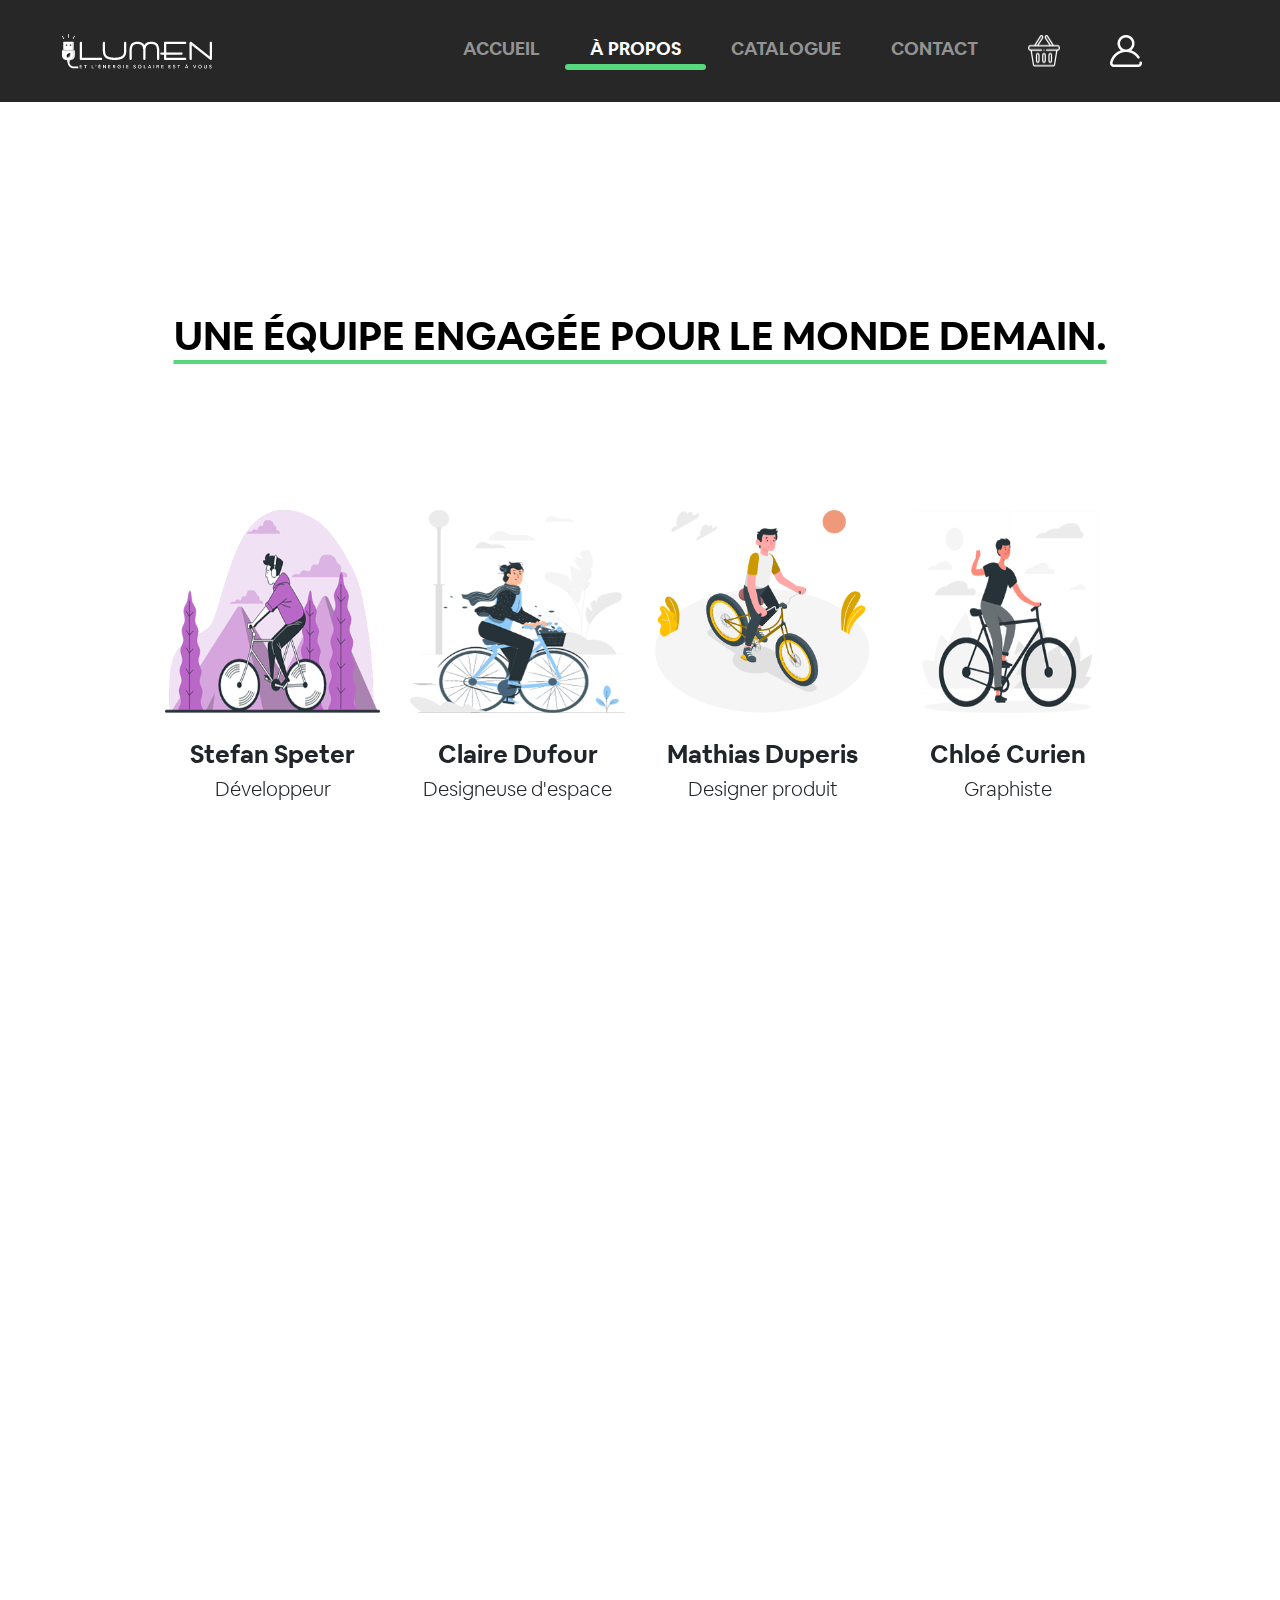
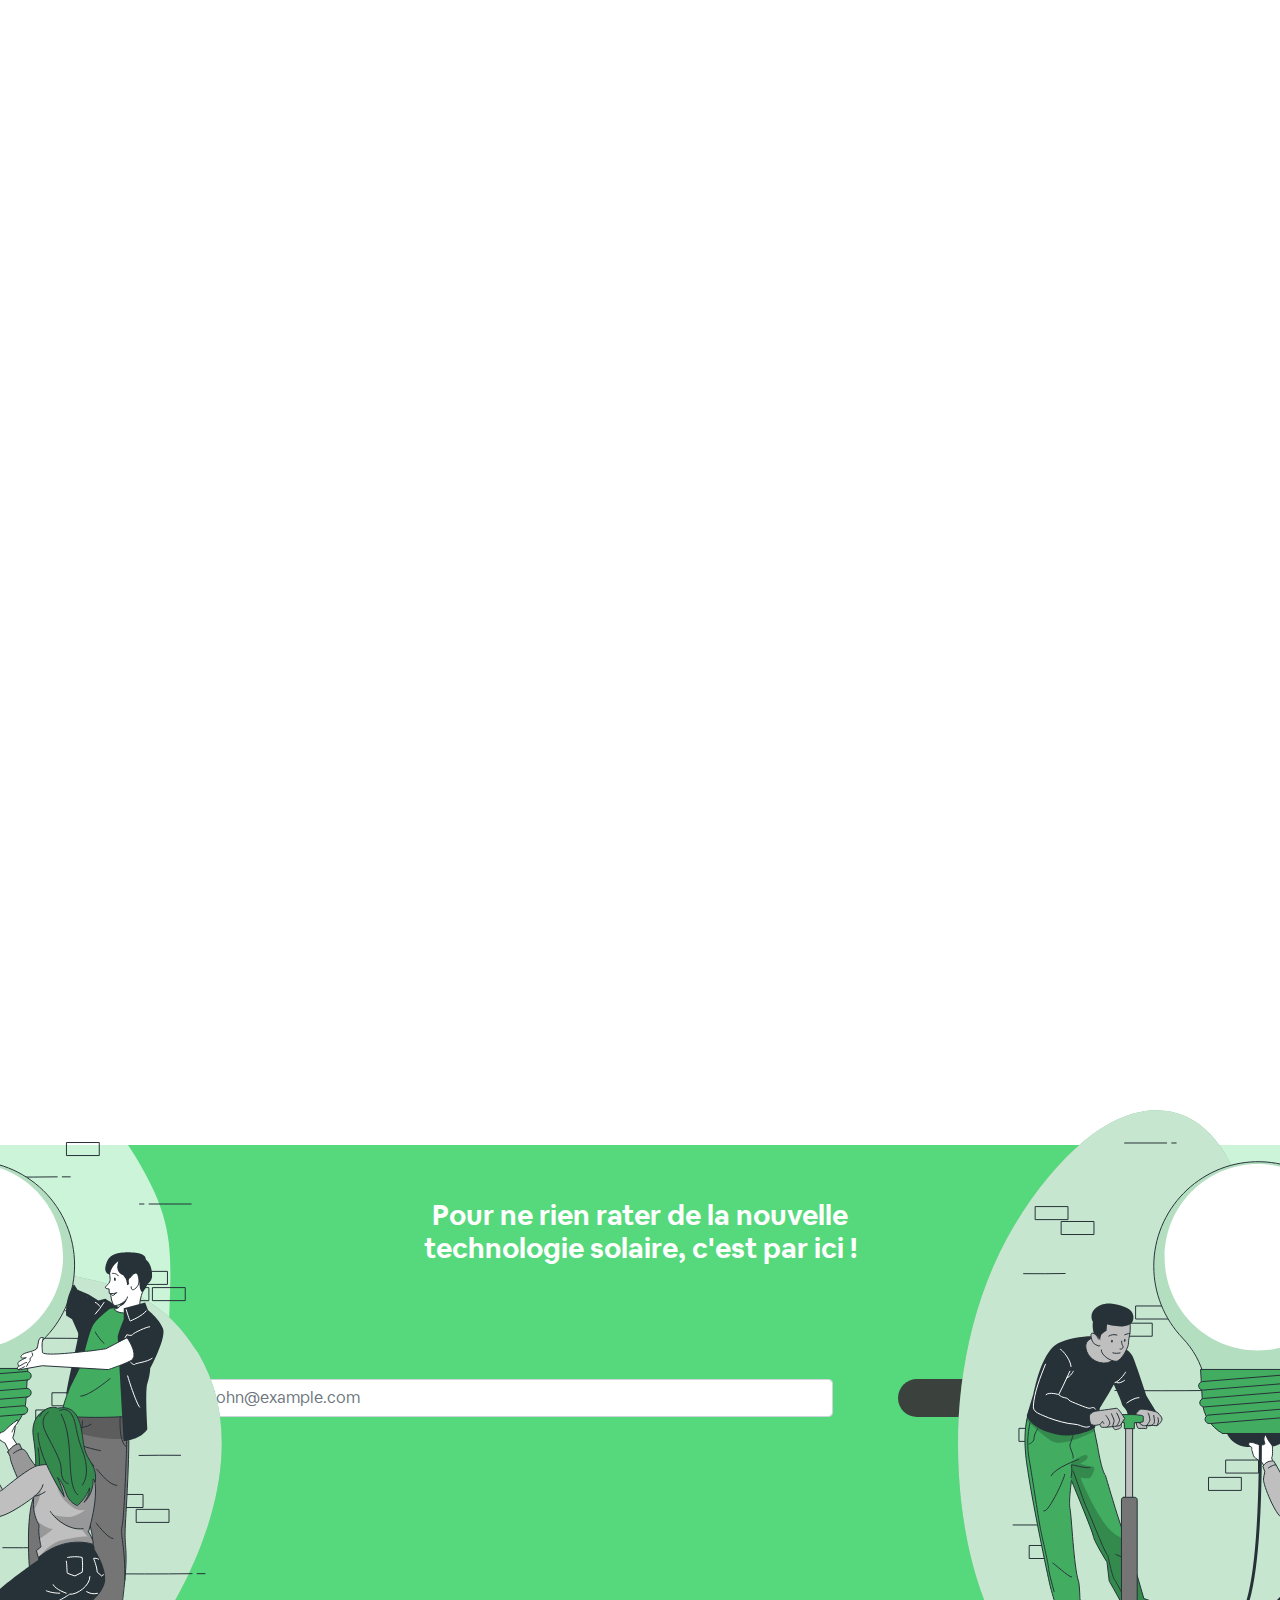
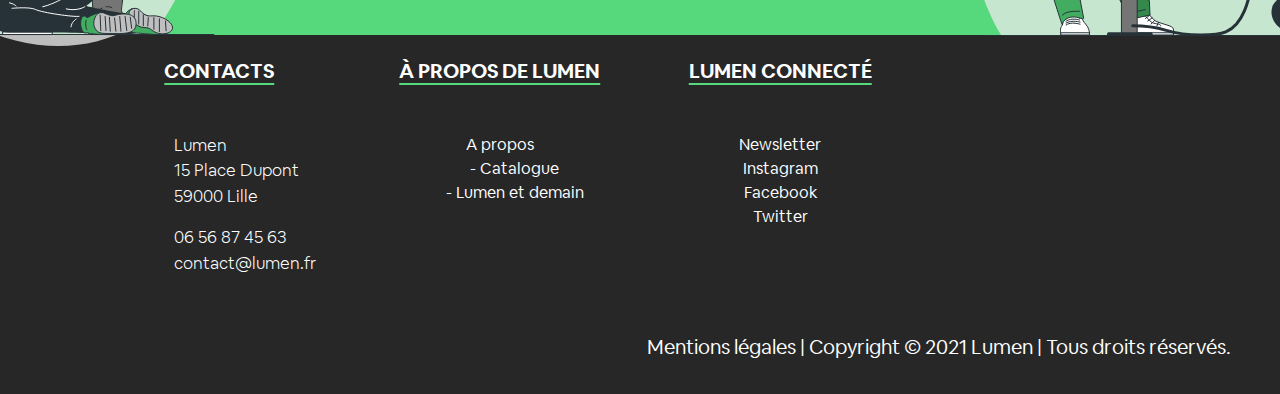
<file: about.html>
<!doctype html>
<html lang="fr">

<head>
    <!-- Required meta tags -->
    <meta charset="utf-8">
    <meta name="viewport" content="width=device-width, initial-scale=1, shrink-to-fit=no">

    <!-- Bootstrap CSS -->
    <link rel="stylesheet" href="https://stackpath.bootstrapcdn.com/bootstrap/4.3.1/css/bootstrap.min.css"
        integrity="sha384-ggOyR0iXCbMQv3Xipma34MD+dH/1fQ784/j6cY/iJTQUOhcWr7x9JvoRxT2MZw1T" crossorigin="anonymous">
    <link rel="stylesheet" href="./style/import.css">
    <link href="https://unpkg.com/aos@2.3.1/dist/aos.css" rel="stylesheet">

    <title>Lumen</title>
</head>

<body class="about">
    <nav data-aos="fade-up" data-aos-duration="800" data-aos-anchor-placement="center-bottom" class="navbar navbar-expand-lg navbar-dark">
        <div class="d-flex flex-grow-1">
            <a class="navbar-brand" href="#">
                <img src="./image/logo-blanc.png">
            </a>
            <div class="w-100 text-right">
                <button class="navbar-toggler" type="button" data-toggle="collapse" data-target="#myNavbar7">
                    <span class="navbar-toggler-icon"></span>
                </button>
            </div>
        </div>
        <div class="collapse navbar-collapse flex-grow-1 text-right" id="myNavbar7">
            <ul class="navbar-nav ml-auto flex-nowrap">
                <li class="nav-item">
                    <a href="./index.html" class="nav-link">Accueil</a>
                </li>
                <li class="nav-item active">
                    <a href="./about.html" class="nav-link">à propos</a>
                </li>
                <li class="nav-item">
                    <a href="./catalogue.html" class="nav-link">Catalogue</a>
                </li>
                <li class="nav-item">
                    <a href="./contact.html" class="nav-link">Contact</a>
                </li>
                <li class="nav-item">
                    <a href="./cart.html" class="nav-link"><img src="./image/shopping-basket.png"></a>
                </li>
                <li class="nav-item">
                    <a href="./user.html" class="nav-link"><img src="./image/user.png"></a>
                </li>
            </ul>
        </div>
    </nav>

    <div class="wrapper-team" data-aos="fade-up" data-aos-duration="1000" data-aos-anchor-placement="center-bottom">
        <h1>Une équipe engagée pour le monde demain.</h1>
        <div class="container-fluid">
            <div class="row">
                <div class="col-md-3">
                    <img class="img-fluid" src="./image/Stefan.png" alt="" id="stefan">
                    <p class="name">Stefan Speter</p>
                    <p class="fonction">Développeur</p>
                </div>
                <div class="col-md-3 text-center">
                    <img class="img-fluid" src="./image/claire.png" alt="">
                    <p class="name">Claire Dufour</p>
                    <p class="fonction">Designeuse d'espace</p>

                </div>
                <div class="col-md-3">
                    <img class="img-fluid" src="./image/mathias.png" alt="" id="mathias">
                    <p class="name">Mathias Duperis</p>
                    <p class="fonction">Designer produit</p>
                </div>
                <div class="col-md-3">
                    <img class="img-fluid" src="./image/graphiste.png" alt="" id="graphiste">
                    <p class="name">Chloé Curien</p>
                    <p class="fonction">Graphiste</p>
                </div>
            </div>
        </div>
    </div>

    <div class="wrapper-histoire">
        <h2 data-aos="fade-down" data-aos-duration="1000" data-aos-anchor-placement="center-bottom">L'histoire d'une entreprise qui veut changer la façon de consommer l'énergie.</h2>
        <div class="container">
            <div class="row">
                <div class="col-md-6">
                    <p  data-aos="fade-right" data-aos-duration="1000" data-aos-anchor-placement="center-bottom">
                        <span class="bold">Lumen</span> est une des milliers d’autres solutions pour préserver la
                        planète. Nous rendrons votre
                        environnement utile, <span class="bold">sain</span> et <span class="bold">responsable</span>.
                        Faire de votre habitat la ressource essentielle à
                        votre consommation d’énergie, c’est permettre aux énergies qui s’épuisent de les laisser de côté
                        pour ne pas qu’elles <span class="bold">disparaissent</span>.
                        Vous économiserez tandis que nous vous permettrons de vous allier à la cause écologique de notre
                        environnement.

                        En faisant de votre maison l’énergie de demain, nous permettrons également de <span
                            class="bold">réduire la pollution d’énergie.</span>

                    </p>
                    <img data-aos="fade-right" data-aos-duration="1000" data-aos-anchor-placement="center-bottom" class="img-fluid" src="./image/World-bro.png" alt="" id="world">
                    <h4 data-aos="fade-right" data-aos-duration="1000" data-aos-anchor-placement="center-bottom" class="title-histoire">
                        Nos valeurs
                    </h4>
                    <p data-aos="fade-right" data-aos-duration="1000" data-aos-anchor-placement="center-bottom">
                        La pollution, l’inflation des prix, le réchauffement climatique et l’épuisement des ressources
                        naturelles sont au cœur des inquiétudes. les citoyens concernés par un avenir plus sain, plus
                        écologique et moins coûteux ne trouveront que des avantages à ce que le l’on leur tende la main
                        pour se soucier de demain avec eux.
                    </p>
                </div>
                <div class="col-md-6">
                    <p data-aos="fade-left" data-aos-duration="1000" data-aos-anchor-placement="center-bottom">
                        Lumen est une des clés pour la planète responsable et écologique de demain. il suffit de faire
                        un pas pour que les autres s’enchaînent, jusqu’à ce que ceux-ci contribuent à un <span
                            class="bold">réel impact positif</span>
                        pour notre environnement.
                    </p>
                    <img class="img-fluid" data-aos="fade-left" data-aos-duration="1000" data-aos-anchor-placement="center-bottom" src="./image/Forest-bro.png" alt="" id="forest">
                    <h4 class="title-foret" data-aos="fade-left" data-aos-duration="1000" data-aos-anchor-placement="center-bottom">
                        Nos missions
                    </h4>
                    <p data-aos="fade-left" data-aos-duration="1000" data-aos-anchor-placement="center-bottom">
                        Nous avons à cœur de concevoir des produits éco-responsables accessibles à tous, peu importe le
                        cadre de vie. Nous avons pour mission d'accompagner chacun dans sa démarche vers une
                        consommation plus verte, grâce à des produits utiles, faciles d'utilisation, mais aussi
                        esthétiques.
                    </p>
                </div>
            </div>
        </div>
    </div>

    <div class="newsletter-wrapper">
        <div class="wrapper-h3">
            <h3>Pour ne rien rater de la nouvelle technologie solaire, c'est par ici !</h3>
        </div>
        <div class="flex-form">
            <form class="form-inline">
                <div class="form-group mx-sm-3 mb-2">
                    <label for="email" class="sr-only">Email</label>
                    <input type="email" class="form-control" id="email" placeholder="alfonsejohn@example.com">
                </div>
                <button type="submit" class="btn mb-2">Souscrire</button>
            </form>
        </div>
        <img id="team-left" src="./image/Creative-team-bro-left.png">
        <img id="team-right" src="./image/Creative-team-bro.png">
    </div>
    <!-- Footer -->
    <footer class="text-center text-lg-start">
        <!-- Grid container -->
        <div class="container p-4">
            <!--Grid row-->
            <div class="row">
                <!--Grid column-->
                <div class="col-lg-3 col-md-6 mb-4 mb-md-0">
                    <h5 class="text-uppercase">CONTACTS</h5>
                    <p class="contact-text"> Lumen <br>
                        15 Place Dupont <br>
                        59000 Lille
                    </p>
                    <p class="contact-text">
                        06 56 87 45 63 <br>
                        contact@lumen.fr
                    </p>
                </div>
                <!--Grid column-->
                <div class="col-lg-3 col-md-6 mb-4 mb-md-0">
                    <h5 class="text-uppercase">à propos de lumen</h5>

                    <ul class="list-unstyled mb-0">
                        <li>
                            A propos
                        </li>
                        <ul class="list-unstyled mb-0 about-list">
                            <li>- Catalogue</li>
                            <li>- Lumen et demain</li>
                        </ul>
                    </ul>
                </div>
                <!--Grid column-->

                <!--Grid column-->
                <div class="col-lg-3 col-md-6 mb-4 mb-md-0">
                    <h5 class="text-uppercase">Lumen Connecté</h5>

                    <ul class="list-unstyled">
                        <li>
                            <a href="#!">Newsletter</a>
                        </li>
                        <li>
                            <a href="#!">Instagram</a>
                        </li>
                        <li>
                            <a href="#!">Facebook</a>
                        </li>
                        <li>
                            <a href="#!">Twitter</a>
                        </li>
                    </ul>
                </div>
                <!--Grid column-->
            </div>
            <!--Grid row-->
        </div>
        <!-- Grid container -->

        <!-- Copyright -->
        <div class="text-right p-3">
            <p>Mentions légales | Copyright © 2021 Lumen | Tous droits réservés.</p>
        </div>
        <!-- Copyright -->
    </footer>
    <!-- Footer -->
    <script src="https://code.jquery.com/jquery-3.3.1.slim.min.js"
        integrity="sha384-q8i/X+965DzO0rT7abK41JStQIAqVgRVzpbzo5smXKp4YfRvH+8abtTE1Pi6jizo"
        crossorigin="anonymous"></script>
    <script src="https://cdnjs.cloudflare.com/ajax/libs/popper.js/1.14.7/umd/popper.min.js"
        integrity="sha384-UO2eT0CpHqdSJQ6hJty5KVphtPhzWj9WO1clHTMGa3JDZwrnQq4sF86dIHNDz0W1"
        crossorigin="anonymous"></script>
    <script src="https://stackpath.bootstrapcdn.com/bootstrap/4.3.1/js/bootstrap.min.js"
        integrity="sha384-JjSmVgyd0p3pXB1rRibZUAYoIIy6OrQ6VrjIEaFf/nJGzIxFDsf4x0xIM+B07jRM"
        crossorigin="anonymous"></script>
        <script src="https://unpkg.com/aos@2.3.1/dist/aos.js"></script>
        <script src="./js/aos.js"></script>
</body>
</file>
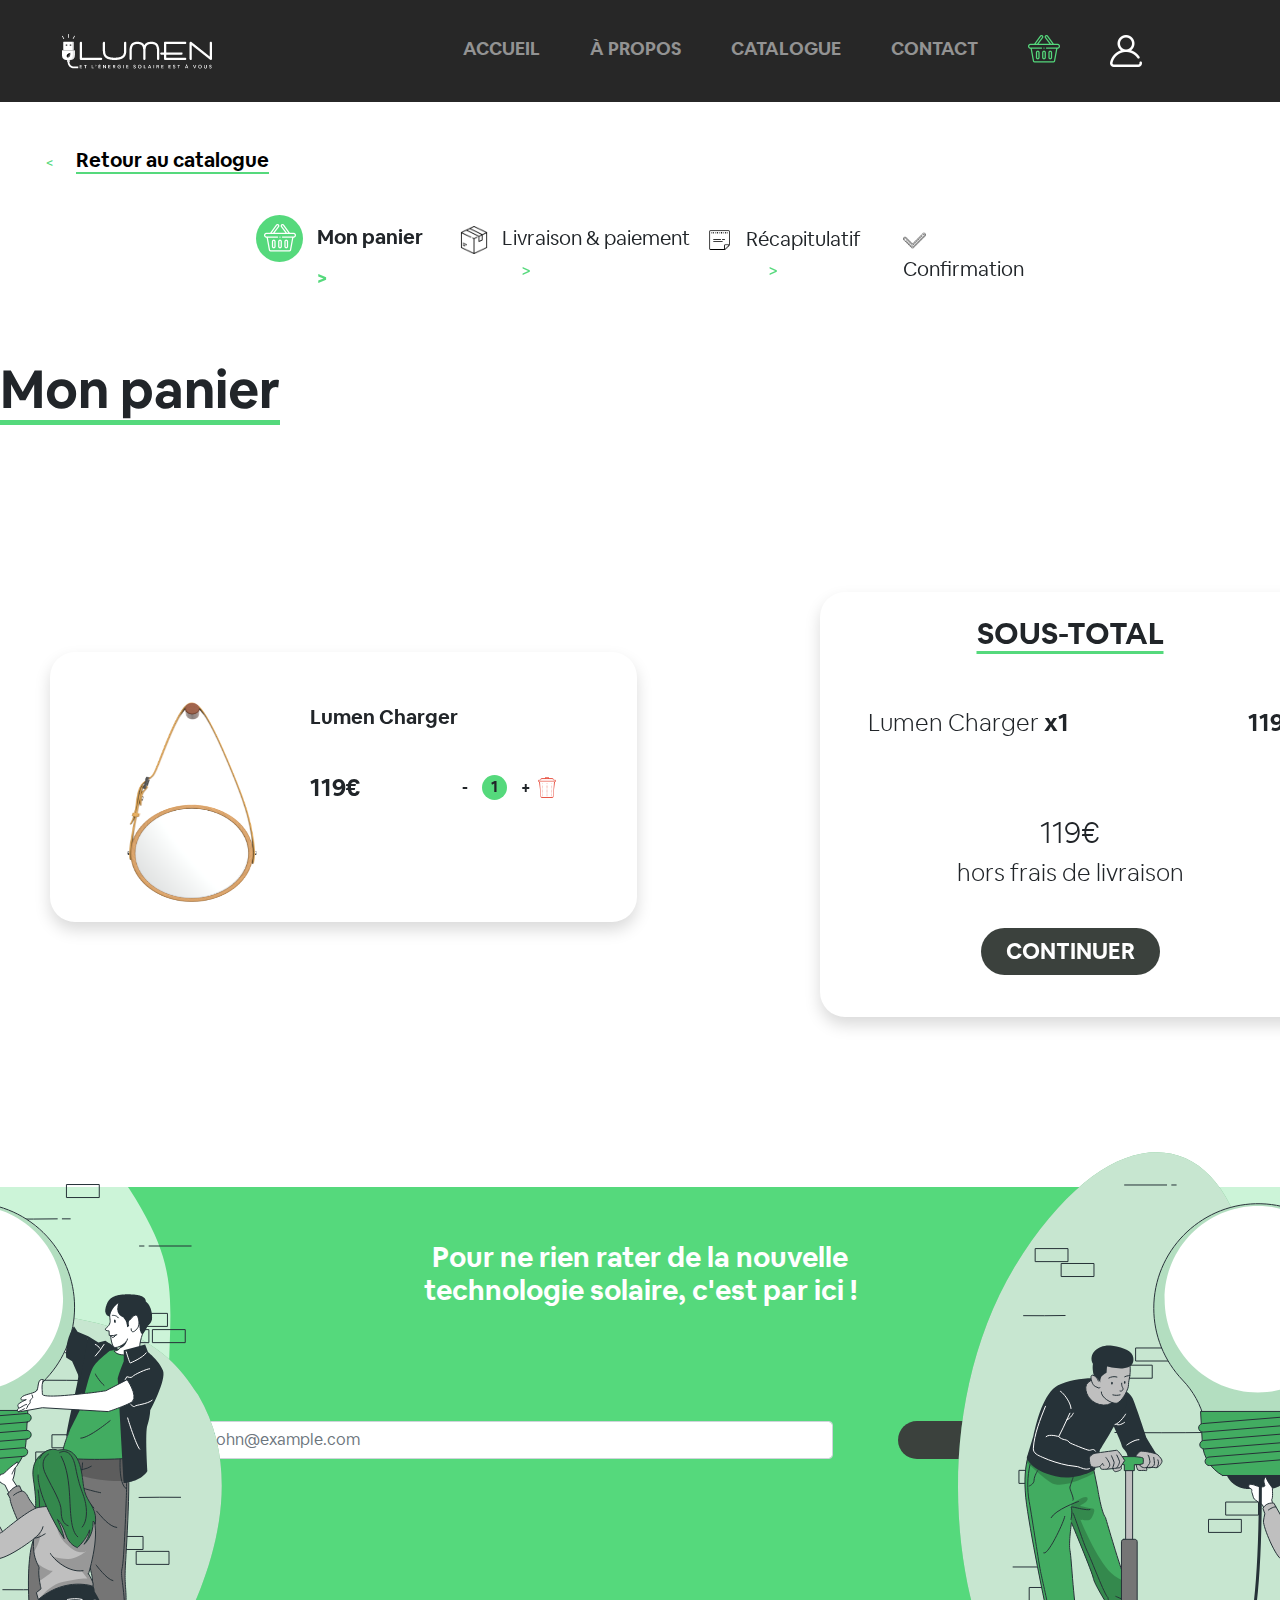
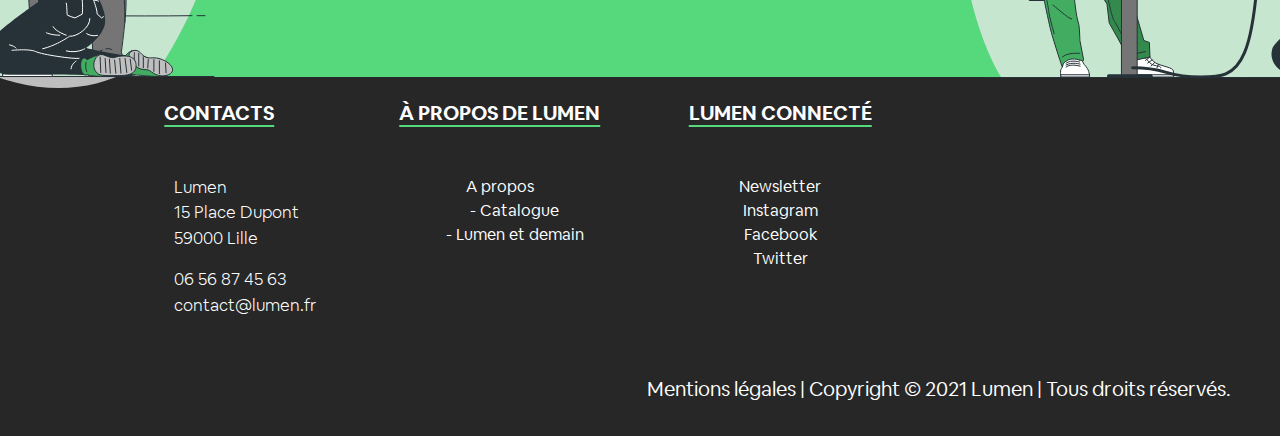
<file: cart.html>
<!doctype html>
<html lang="fr">

<head>
    <!-- Required meta tags -->
    <meta charset="utf-8">
    <meta name="viewport" content="width=device-width, initial-scale=1, shrink-to-fit=no">

    <!-- Bootstrap CSS -->
    <link rel="stylesheet" href="https://stackpath.bootstrapcdn.com/bootstrap/4.3.1/css/bootstrap.min.css"
        integrity="sha384-ggOyR0iXCbMQv3Xipma34MD+dH/1fQ784/j6cY/iJTQUOhcWr7x9JvoRxT2MZw1T" crossorigin="anonymous">
    <link rel="stylesheet" type="text/css" href="./style/slick-theme.css" />
    <link rel="stylesheet" type="text/css" href="./style/slick.css" />
    <link href="https://unpkg.com/aos@2.3.1/dist/aos.css" rel="stylesheet">


    <link rel="stylesheet" href="./style/import.css">

    <title>Lumen</title>
</head>

<body class="cart">
    <nav data-aos="fade-up" data-aos-duration="800" class="navbar navbar-expand-lg navbar-dark">
        <div class="d-flex flex-grow-1">
            <a class="navbar-brand" href="#">
                <img src="./image/logo-blanc.png">
            </a>
            <div class="w-100 text-right">
                <button class="navbar-toggler" type="button" data-toggle="collapse" data-target="#myNavbar7">
                    <span class="navbar-toggler-icon"></span>
                </button>
            </div>
        </div>
        <div class="collapse navbar-collapse flex-grow-1 text-right" id="myNavbar7">
            <ul class="navbar-nav ml-auto flex-nowrap">
                <li class="nav-item">
                    <a href="./index.html" class="nav-link">Accueil</a>
                </li>
                <li class="nav-item">
                    <a href="./about.html" class="nav-link">à propos</a>
                </li>
                <li class="nav-item">
                    <a href="./catalogue.html" class="nav-link">Catalogue</a>
                </li>
                <li class="nav-item">
                    <a href="./contact.html" class="nav-link">Contact</a>
                </li>
                <li class="nav-item">
                    <a href="./cart.html" class="nav-link"><img src="./image/cart-vert.png"></a>
                </li>
                <li class="nav-item">
                    <a href="./user.html" class="nav-link"><img src="./image/user.png"></a>
                </li>
            </ul>
        </div>
    </nav>
    <div class="wrapper-retour">
        <span class="green">
            < </span> <a href="./catalogue.html">Retour au catalogue</a>
    </div>

    <div data-aos="fade-up" data-aos-duration="800" class="wrapper-etapes">
        <div class="firstStep"><img src="./image/panier-etape.png"> Mon panier <span class="arrow-right">></span></div>
        <div><img src="./image/box.png"> Livraison & paiement <span class="arrow-right">></span></div>
        <div><img src="./image/recap.png"> Récapitulatif <span class="arrow-right">></span></div>
        <div><img src="./image/confirm.png"> Confirmation</div>
    </div>

    <div class="wrapper-details">
        <div class="wrapper-h1">
            <h1 data-aos="flip-down" data-aos-duration="800">Mon panier</h1>
        </div>
        <div class="wrapper">
            <div class="inner-details shadow" data-aos="flip-right" data-aos-duration="800">
                <div class="item">
                    <img id="solar" src="./image/left-item.png">
                    <div class="content">
                        <p class="name">Lumen Charger</p>
                        <div class="inner-content">
                            <p class="price">119€</p>
                            <p class="quantite">- <span class="number">1</span> + <img src="./image/trash.png"></p>
                        </div>
                    </div>
                </div>
            </div>
            <div class="sous-total shadow" data-aos="flip-left" data-aos-duration="800">
                <h3>Sous-total</h3>
                <div class="item-bought">
                    <p>Lumen Charger <span class="bold">x1</span></p>
                    <p class="price">119€</p>
                </div>
                <div class="total">
                    <p class="price-total">119€</p>
                    <p class="note">hors frais de livraison</p>
                    <a class="btn" href="./paiement.html">Continuer</a>
                </div>
            </div>
        </div>

    </div>

    <div class="newsletter-wrapper">
        <div class="wrapper-h3">
            <h3>Pour ne rien rater de la nouvelle technologie solaire, c'est par ici !</h3>
        </div>
        <div class="flex-form">
            <form class="form-inline">
                <div class="form-group mx-sm-3 mb-2">
                    <label for="email" class="sr-only">Email</label>
                    <input type="email" class="form-control" id="email" placeholder="alfonsejohn@example.com">
                </div>
                <button type="submit" class="btn mb-2">Souscrire</button>
            </form>
        </div>
        <img id="team-left" src="./image/Creative-team-bro-left.png">
        <img id="team-right" src="./image/Creative-team-bro.png">
    </div>
    <!-- Footer -->
    <footer class="text-center text-lg-start">
        <!-- Grid container -->
        <div class="container p-4">
            <!--Grid row-->
            <div class="row">
                <!--Grid column-->
                <div class="col-lg-3 col-md-6 mb-4 mb-md-0">
                    <h5 class="text-uppercase">CONTACTS</h5>
                    <p class="contact-text"> Lumen <br>
                        15 Place Dupont <br>
                        59000 Lille
                    </p>
                    <p class="contact-text">
                        06 56 87 45 63 <br>
                        contact@lumen.fr
                    </p>
                </div>
                <!--Grid column-->
                <div class="col-lg-3 col-md-6 mb-4 mb-md-0">
                    <h5 class="text-uppercase">à propos de lumen</h5>

                    <ul class="list-unstyled mb-0">
                        <li>
                            A propos
                        </li>
                        <ul class="list-unstyled mb-0 about-list">
                            <li>- Catalogue</li>
                            <li>- Lumen et demain</li>
                        </ul>
                    </ul>
                </div>
                <!--Grid column-->

                <!--Grid column-->
                <div class="col-lg-3 col-md-6 mb-4 mb-md-0">
                    <h5 class="text-uppercase">Lumen Connecté</h5>

                    <ul class="list-unstyled">
                        <li>
                            <a href="#!">Newsletter</a>
                        </li>
                        <li>
                            <a href="#!">Instagram</a>
                        </li>
                        <li>
                            <a href="#!">Facebook</a>
                        </li>
                        <li>
                            <a href="#!">Twitter</a>
                        </li>
                    </ul>
                </div>
                <!--Grid column-->
            </div>
            <!--Grid row-->
        </div>
        <!-- Grid container -->

        <!-- Copyright -->
        <div class="text-right p-3">
            <p>Mentions légales | Copyright © 2021 Lumen | Tous droits réservés.</p>
        </div>
        <!-- Copyright -->
    </footer>
    <!-- Footer -->
 <!-- Optional JavaScript -->
    <!-- jQuery first, then Popper.js, then Bootstrap JS -->
    <script src="https://code.jquery.com/jquery-3.3.1.slim.min.js"
        integrity="sha384-q8i/X+965DzO0rT7abK41JStQIAqVgRVzpbzo5smXKp4YfRvH+8abtTE1Pi6jizo"
        crossorigin="anonymous"></script>
    <script src="https://cdnjs.cloudflare.com/ajax/libs/popper.js/1.14.7/umd/popper.min.js"
        integrity="sha384-UO2eT0CpHqdSJQ6hJty5KVphtPhzWj9WO1clHTMGa3JDZwrnQq4sF86dIHNDz0W1"
        crossorigin="anonymous"></script>
    <script src="https://stackpath.bootstrapcdn.com/bootstrap/4.3.1/js/bootstrap.min.js"
        integrity="sha384-JjSmVgyd0p3pXB1rRibZUAYoIIy6OrQ6VrjIEaFf/nJGzIxFDsf4x0xIM+B07jRM"
        crossorigin="anonymous"></script>
    <script src="./js/slide.js"></script>
    <script type="text/javascript" src="./js/slick.min.js"></script>
    <script src="https://unpkg.com/aos@2.3.1/dist/aos.js"></script>
    <script src="./js/aos.js"></script>
</body>

</html>
</file>
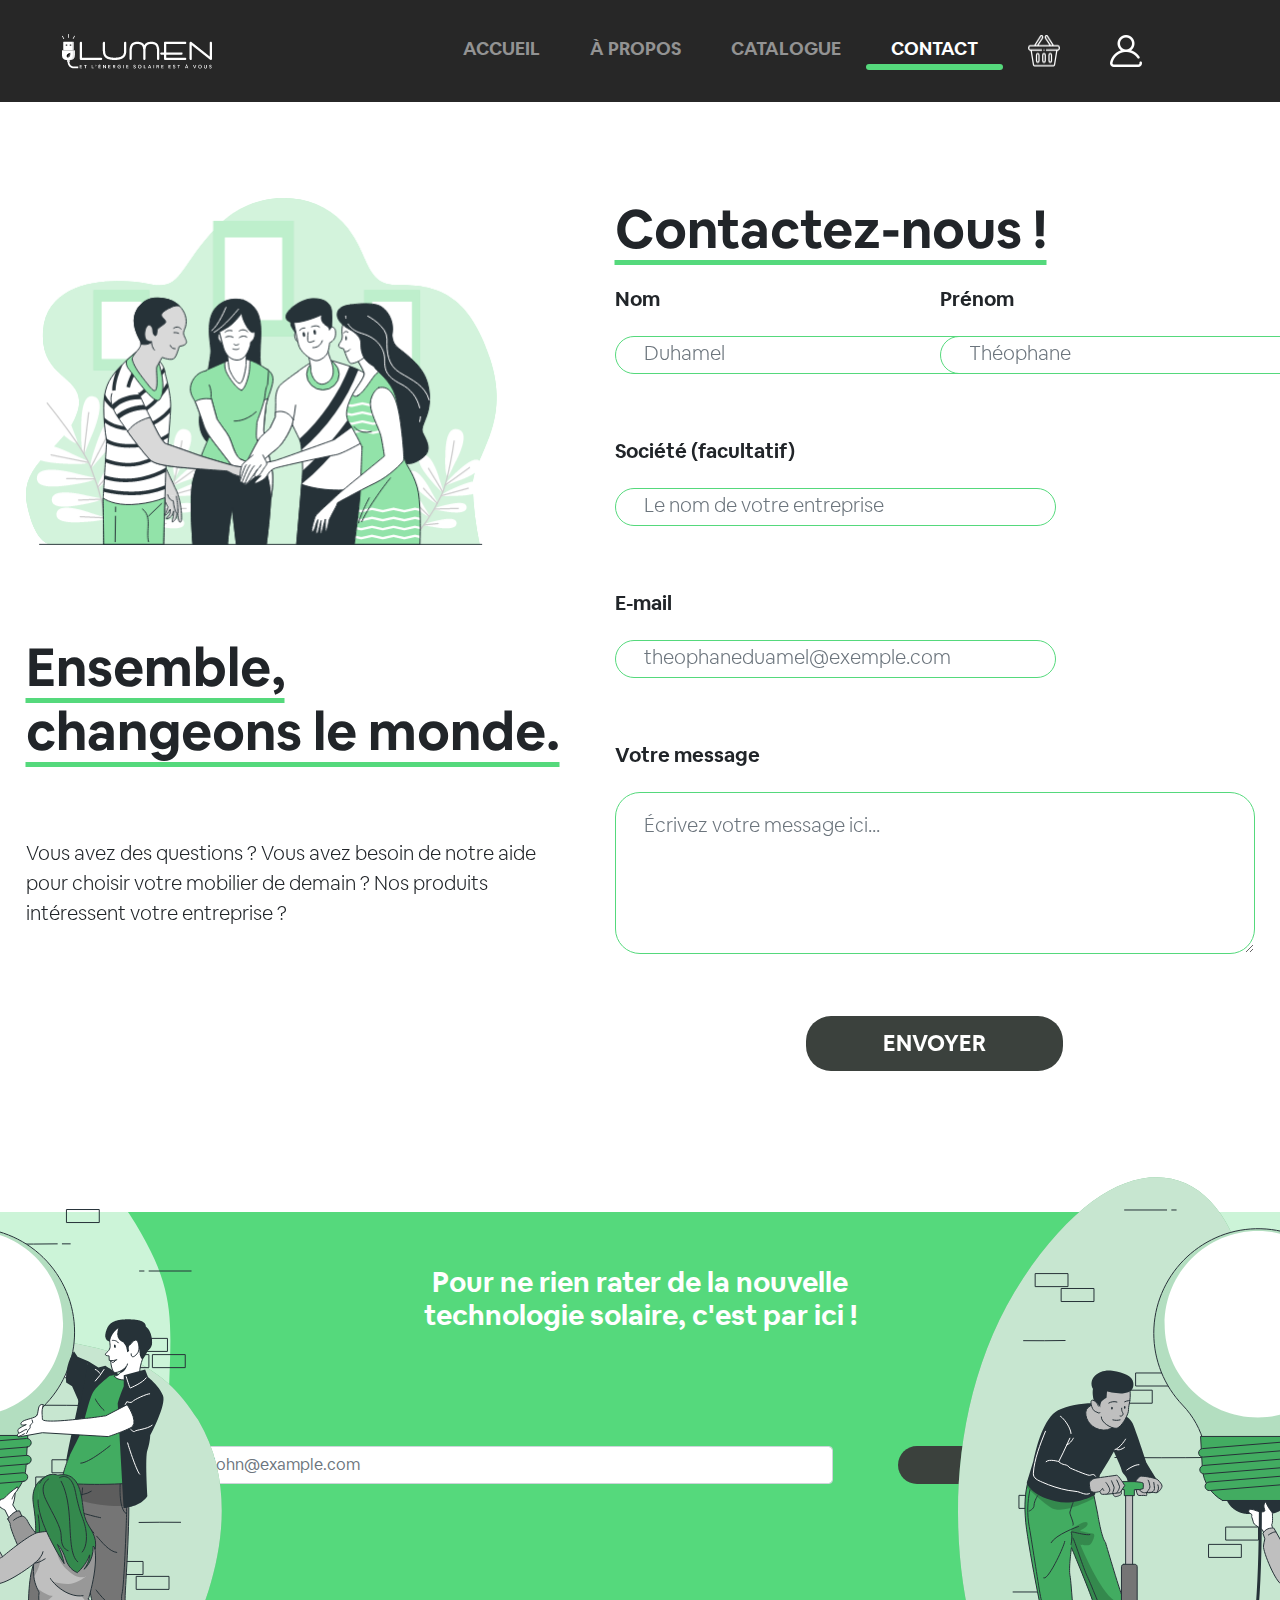
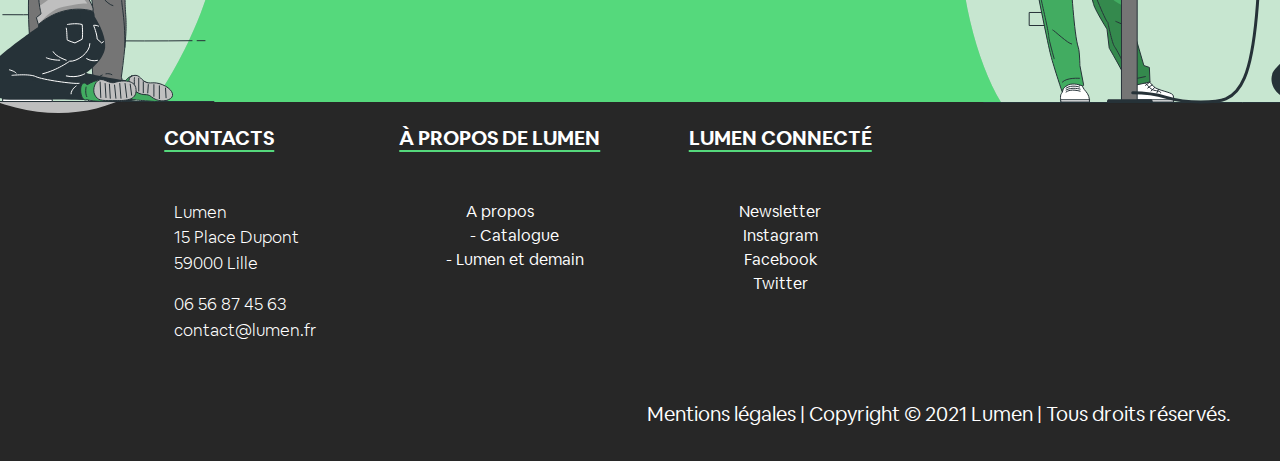
<file: contact.html>
<!doctype html>
<html lang="fr">

<head>
    <!-- Required meta tags -->
    <meta charset="utf-8">
    <meta name="viewport" content="width=device-width, initial-scale=1, shrink-to-fit=no">

    <!-- Bootstrap CSS -->
    <link rel="stylesheet" href="https://stackpath.bootstrapcdn.com/bootstrap/4.3.1/css/bootstrap.min.css"
        integrity="sha384-ggOyR0iXCbMQv3Xipma34MD+dH/1fQ784/j6cY/iJTQUOhcWr7x9JvoRxT2MZw1T" crossorigin="anonymous">
    <link rel="stylesheet" href="./style/import.css">
    <link href="https://unpkg.com/aos@2.3.1/dist/aos.css" rel="stylesheet">


    <title>Lumen</title>
</head>

<body class="contact">
    <nav data-aos="fade-up" data-aos-duration="800" data-aos-anchor-placement="center-bottom" class="navbar navbar-expand-lg navbar-dark">
        <div class="d-flex flex-grow-1">
            <a class="navbar-brand" href="#">
                <img src="./image/logo-blanc.png">
            </a>
            <div class="w-100 text-right">
                <button class="navbar-toggler" type="button" data-toggle="collapse" data-target="#myNavbar7">
                    <span class="navbar-toggler-icon"></span>
                </button>
            </div>
        </div>
        <div class="collapse navbar-collapse flex-grow-1 text-right" id="myNavbar7">
            <ul class="navbar-nav ml-auto flex-nowrap">
                <li class="nav-item">
                    <a href="./index.html" class="nav-link">Accueil</a>
                </li>
                <li class="nav-item">
                    <a href="./about.html" class="nav-link">à propos</a>
                </li>
                <li class="nav-item">
                    <a href="./catalogue.html" class="nav-link">Catalogue</a>
                </li>
                <li class="nav-item active">
                    <a href="./contact.html" class="nav-link">Contact</a>
                </li>
                <li class="nav-item">
                    <a href="./cart.html" class="nav-link"><img src="./image/shopping-basket.png"></a>
                </li>
                <li class="nav-item">
                    <a href="./user.html" class="nav-link"><img src="./image/user.png"></a>
                </li>
            </ul>
        </div>
    </nav>
    <div class="contact-wrapper">
        <div class="left-part">
            <img data-aos="fade-up" data-aos-duration="800" data-aos-anchor-placement="center-bottom" src="./image/team-contact.png">
            <h2 data-aos="fade-down" data-aos-duration="800" data-aos-anchor-placement="center-bottom">Ensemble, <br>changeons le monde.</h2>
            <p data-aos="fade-down" data-aos-duration="800" data-aos-anchor-placement="center-bottom">Vous avez des questions ? Vous avez besoin de notre aide pour choisir votre mobilier de demain ? Nos
                produits intéressent votre entreprise ?</p>
        </div>
        <div data-aos="fade-left" data-aos-duration="800" data-aos-anchor-placement="center-bottom" class="right-part">
            <h1>Contactez-nous !</h1>
            <form>
                <div class="form-row">
                    <div class="form-group col-md-6">
                        <label for="nom">Nom</label>
                        <input type="text" class="form-control" id="nom" placeholder="Duhamel">
                    </div>
                    <div class="form-group col-md-6">
                        <label for="prenom">Prénom</label>
                        <input type="text" class="form-control" id="prenom" placeholder="Théophane">
                    </div>
                </div>
                <div class="form-row">
                    <div class="form-group col-md-6">
                        <label for="societe">Société (facultatif)</label>
                        <input type="text" class="form-control" id="societe" placeholder="Le nom de votre entreprise">
                    </div>
                </div>
                <div class="form-row">
                    <div class="form-group col-md-6">
                        <label for="email">E-mail</label>
                        <input type="email" class="form-control" id="email" placeholder="theophaneduamel@exemple.com">
                    </div>
                </div>
                <div class="form-row">
                    <div class="form-group col-md-12">
                        <label for="message">Votre message</label>
                        <textarea class="form-control" id="message"
                            placeholder="Écrivez votre message ici..."></textarea>
                    </div>
                </div>
                <div class="text-center">
                    <button type="submit" class="btn">Envoyer</button>
                </div>
            </form>
        </div>


    </div>
    <div class="newsletter-wrapper">
        <div class="wrapper-h3">
            <h3>Pour ne rien rater de la nouvelle technologie solaire, c'est par ici !</h3>
        </div>
        <div class="flex-form">
            <form class="form-inline">
                <div class="form-group mx-sm-3 mb-2">
                    <label for="email" class="sr-only">Email</label>
                    <input type="email" class="form-control" id="email" placeholder="alfonsejohn@example.com">
                </div>
                <button type="submit" class="btn mb-2">Souscrire</button>
            </form>
        </div>
        <img id="team-left" src="./image/Creative-team-bro-left.png">
        <img id="team-right" src="./image/Creative-team-bro.png">
    </div>
    <!-- Footer -->
    <footer class="text-center text-lg-start">
        <!-- Grid container -->
        <div class="container p-4">
            <!--Grid row-->
            <div class="row">
                <!--Grid column-->
                <div class="col-lg-3 col-md-6 mb-4 mb-md-0">
                    <h5 class="text-uppercase">CONTACTS</h5>
                    <p class="contact-text"> Lumen <br>
                        15 Place Dupont <br>
                        59000 Lille
                    </p>
                    <p class="contact-text">
                        06 56 87 45 63 <br>
                        contact@lumen.fr
                    </p>
                </div>
                <!--Grid column-->
                <div class="col-lg-3 col-md-6 mb-4 mb-md-0">
                    <h5 class="text-uppercase">à propos de lumen</h5>

                    <ul class="list-unstyled mb-0">
                        <li>
                            A propos
                        </li>
                        <ul class="list-unstyled mb-0 about-list">
                            <li>- Catalogue</li>
                            <li>- Lumen et demain</li>
                        </ul>
                    </ul>
                </div>
                <!--Grid column-->

                <!--Grid column-->
                <div class="col-lg-3 col-md-6 mb-4 mb-md-0">
                    <h5 class="text-uppercase">Lumen Connecté</h5>

                    <ul class="list-unstyled">
                        <li>
                            <a href="#!">Newsletter</a>
                        </li>
                        <li>
                            <a href="#!">Instagram</a>
                        </li>
                        <li>
                            <a href="#!">Facebook</a>
                        </li>
                        <li>
                            <a href="#!">Twitter</a>
                        </li>
                    </ul>
                </div>
                <!--Grid column-->
            </div>
            <!--Grid row-->
        </div>
        <!-- Grid container -->

        <!-- Copyright -->
        <div class="text-right p-3">
            <p>Mentions légales | Copyright © 2021 Lumen | Tous droits réservés.</p>
        </div>
        <!-- Copyright -->
    </footer>
    <!-- Footer -->
    <script src="https://code.jquery.com/jquery-3.3.1.slim.min.js"
        integrity="sha384-q8i/X+965DzO0rT7abK41JStQIAqVgRVzpbzo5smXKp4YfRvH+8abtTE1Pi6jizo"
        crossorigin="anonymous"></script>
    <script src="https://cdnjs.cloudflare.com/ajax/libs/popper.js/1.14.7/umd/popper.min.js"
        integrity="sha384-UO2eT0CpHqdSJQ6hJty5KVphtPhzWj9WO1clHTMGa3JDZwrnQq4sF86dIHNDz0W1"
        crossorigin="anonymous"></script>
    <script src="https://stackpath.bootstrapcdn.com/bootstrap/4.3.1/js/bootstrap.min.js"
        integrity="sha384-JjSmVgyd0p3pXB1rRibZUAYoIIy6OrQ6VrjIEaFf/nJGzIxFDsf4x0xIM+B07jRM"
        crossorigin="anonymous"></script>
    <script src="https://unpkg.com/aos@2.3.1/dist/aos.js"></script>
    <script src="./js/aos.js"></script>
</body>

</html>
</file>
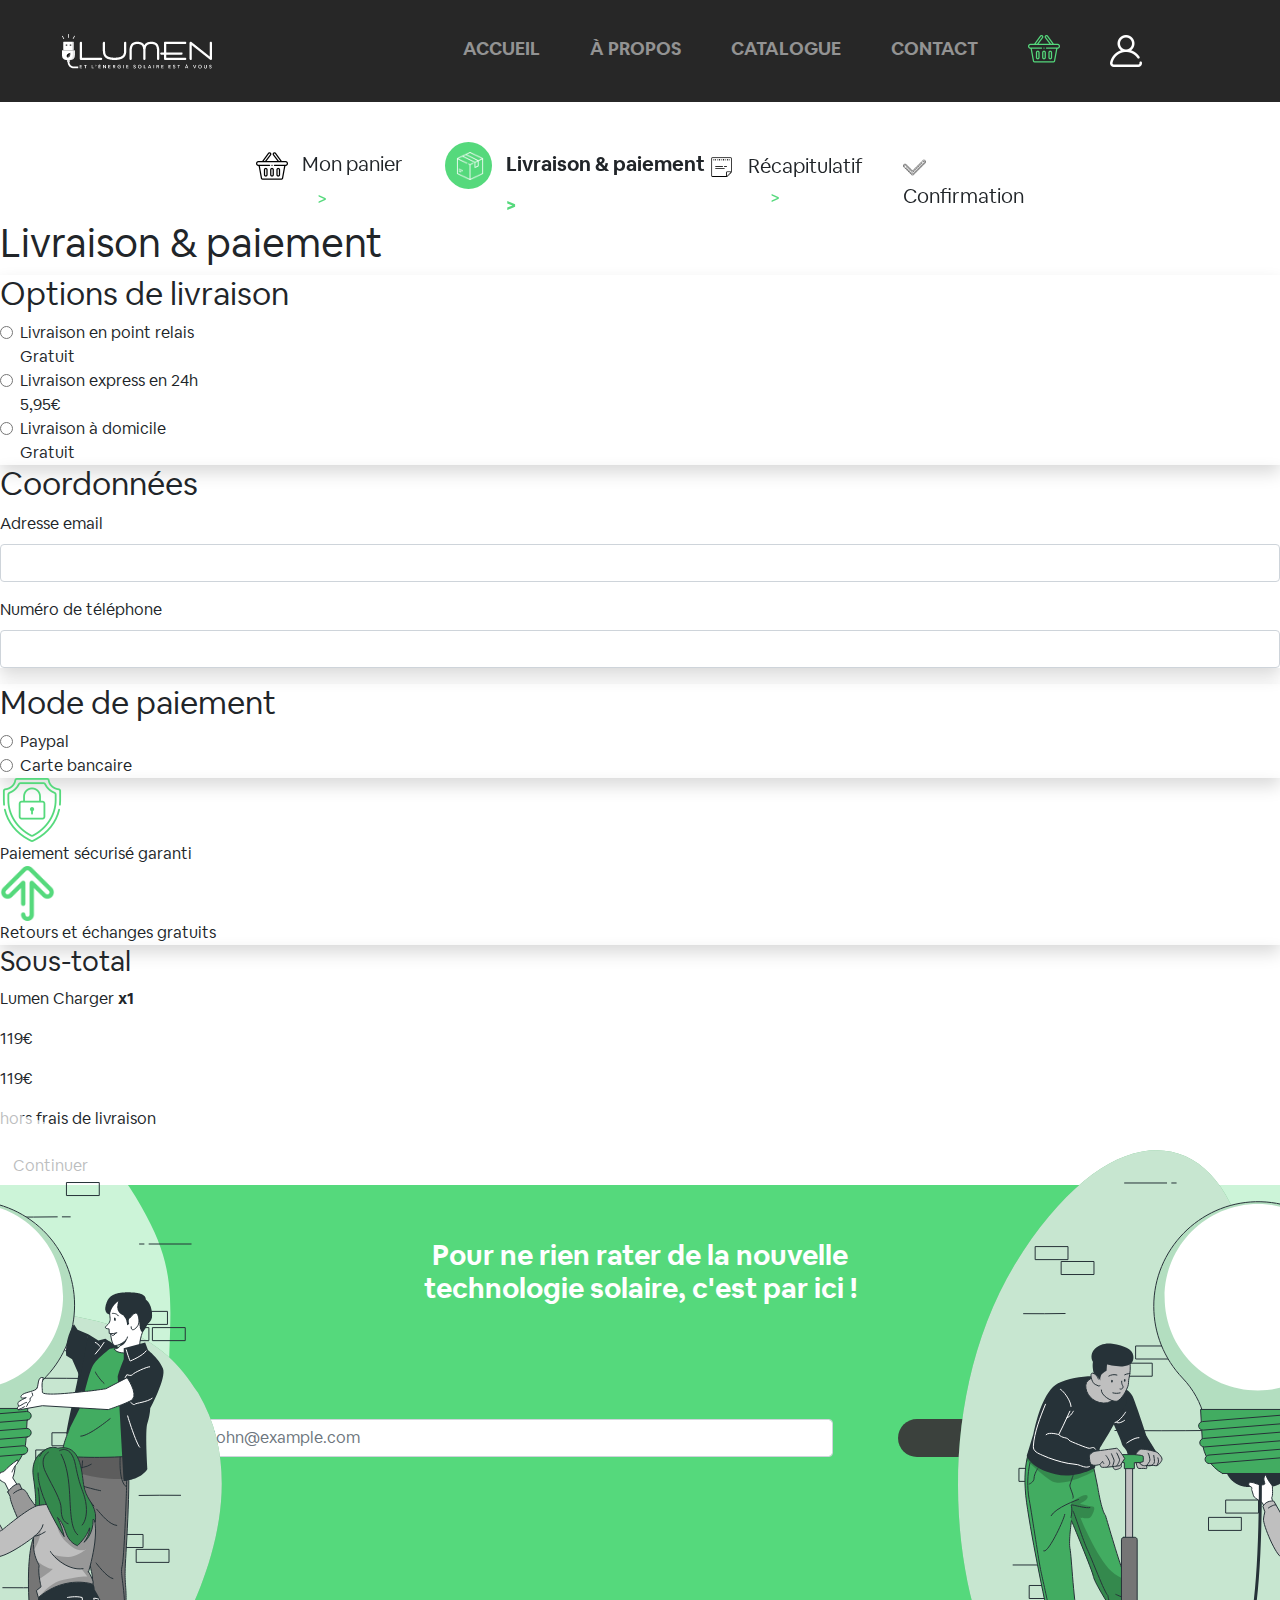
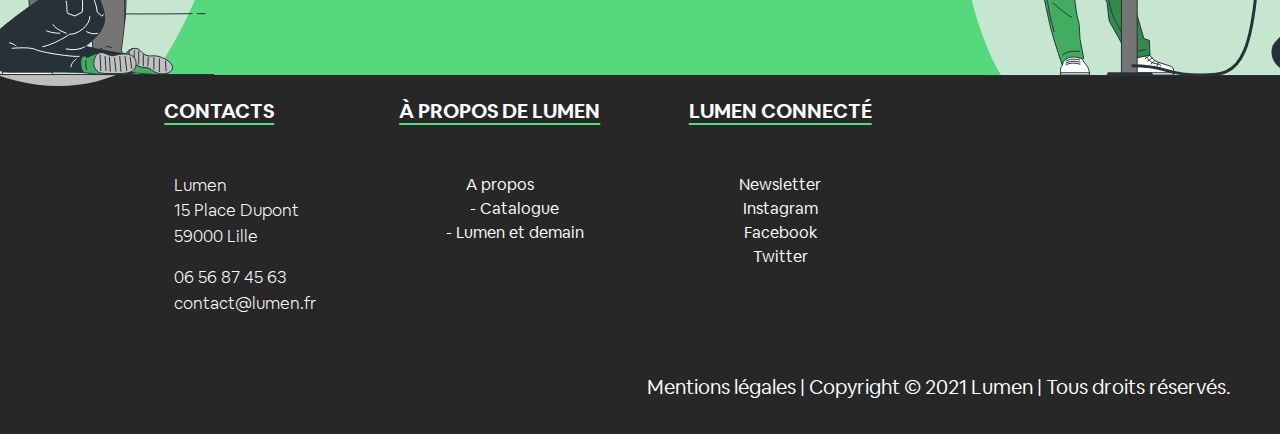
<file: paiement.html>
<!doctype html>
<html lang="fr">

<head>
    <!-- Required meta tags -->
    <meta charset="utf-8">
    <meta name="viewport" content="width=device-width, initial-scale=1, shrink-to-fit=no">

    <!-- Bootstrap CSS -->
    <link rel="stylesheet" href="https://stackpath.bootstrapcdn.com/bootstrap/4.3.1/css/bootstrap.min.css"
        integrity="sha384-ggOyR0iXCbMQv3Xipma34MD+dH/1fQ784/j6cY/iJTQUOhcWr7x9JvoRxT2MZw1T" crossorigin="anonymous">
    <link rel="stylesheet" href="./style/import.css">
    <link href="https://unpkg.com/aos@2.3.1/dist/aos.css" rel="stylesheet">

    <title>Lumen</title>
</head>

<body class="cart">
    <nav class="navbar navbar-expand-lg navbar-dark">
        <div class="d-flex flex-grow-1">
            <a class="navbar-brand" href="#">
                <img src="./image/logo-blanc.png">
            </a>
            <div class="w-100 text-right">
                <button class="navbar-toggler" type="button" data-toggle="collapse" data-target="#myNavbar7">
                    <span class="navbar-toggler-icon"></span>
                </button>
            </div>
        </div>
        <div class="collapse navbar-collapse flex-grow-1 text-right" id="myNavbar7">
            <ul class="navbar-nav ml-auto flex-nowrap">
                <li class="nav-item">
                    <a href="./index.html" class="nav-link">Accueil</a>
                </li>
                <li class="nav-item">
                    <a href="./about.html" class="nav-link">à propos</a>
                </li>
                <li class="nav-item">
                    <a href="./catalogue.html" class="nav-link">Catalogue</a>
                </li>
                <li class="nav-item">
                    <a href="./contact.html" class="nav-link">Contact</a>
                </li>
                <li class="nav-item">
                    <a href="./cart.html" class="nav-link"><img src="./image/cart-vert.png"></a>
                </li>
                <li class="nav-item">
                    <a href="./user.html" class="nav-link"><img src="./image/user.png"></a>
                </li>
            </ul>
        </div>
    </nav>

    <div data-aos="fade-up" data-aos-duration="800" class="wrapper-etapes">
        <div><img src="./image/grey-etape.png"> Mon panier <span class="arrow-right">></span></div>
        <div class="firstStep"><img src="./image/box-green.png"> Livraison & paiement <span class="arrow-right">></span>
        </div>
        <div><img src="./image/recap.png"> Récapitulatif <span class="arrow-right">></span></div>
        <div><img src="./image/confirm.png"> Confirmation</div>
    </div>

    <div class="wrapper-livraison">
        <div class="wrapper-h1">
            <h1>
                Livraison & paiement
            </h1>
        </div>
        <div class="container-livraison">
            <div class="first-part">
                <div class="livraison shadow">
                    <div class="wrapper-h2">
                        <h2>Options de livraison</h2>
                    </div>
                    <div class="form-check">
                        <input class="form-check-input" type="radio" name="flexRadioDefault" id="flexRadioDefault1">
                        <label class="form-check-label" for="flexRadioDefault1">
                            <div class="libelle-prix">
                                <div>Livraison en point relais</div>
                                <div>Gratuit</div>
                            </div>
                        </label>
                    </div>
                    <div class="form-check">
                        <input class="form-check-input" type="radio" name="flexRadioDefault" id="flexRadioDefault2">
                        <label class="form-check-label" for="flexRadioDefault2">
                            <div class="libelle-prix">
                                <div>Livraison express en 24h</div>
                                <div>5,95€</div>
                            </div>
                        </label>
                    </div>
                    <div class="form-check">
                        <input class="form-check-input" type="radio" name="flexRadioDefault" id="flexRadioDefault2">
                        <label class="form-check-label" for="flexRadioDefault2">
                            <div class="libelle-prix">
                                <div>Livraison à domicile</div>
                                <div>Gratuit</div>
                            </div>
                        </label>
                    </div>
                </div>
                <div class="coordonnes shadow">
                    <div class="wrapper-h2">
                        <h2>Coordonnées</h2>
                    </div>
                    <form class="form-coordonnees">
                        <div class="form-group">
                            <label for="exampleInputEmail1">Adresse email</label>
                            <input type="email" class="form-control" id="exampleInputEmail1"
                                aria-describedby="emailHelp">
                        </div>
                        <div class="form-group">
                            <label for="exampleInputPassword1">Numéro de téléphone</label>
                            <input type="number" class="form-control" id="phone">
                        </div>
                    </form>
                </div>
                <div class="livraison shadow">
                    <div class="wrapper-h2">
                        <h2>Mode de paiement</h2>
                    </div>
                    <div class="form-check">
                        <input class="form-check-input" type="radio" name="flexRadioDefault" id="flexRadioDefault1">
                        <label class="form-check-label" for="flexRadioDefault1">
                            <div class="libelle-prix">
                                <div>Paypal</div>
                            </div>
                        </label>
                    </div>
                    <div class="form-check">
                        <input class="form-check-input" type="radio" name="flexRadioDefault" id="flexRadioDefault2">
                        <label class="form-check-label" for="flexRadioDefault2">
                            <div class="libelle-prix">
                                <div>Carte bancaire</div>
                            </div>
                        </label>
                    </div>
                </div>
                <div class="securite shadow">
                    <div class="paiement">
                        <img src="./image/shield.png">
                        <div>Paiement sécurisé garanti</div>
                    </div>
                    <div class="retour">
                        <img src="./image/arrow-left.png" alt="">
                        <div>Retours et échanges gratuits</div>
                    </div>
                </div>
            </div>
            <div class="second-part">
                <div class="sous-total total2 shadow">
                    <div class="wrapper-h3">
                        <h3>Sous-total</h3>
                    </div>
                    <div class="item-bought">
                        <p>Lumen Charger <span class="bold">x1</span></p>
                        <p class="price">119€</p>
                    </div>
                    <div class="total">
                        <p class="price-total">119€</p>
                        <p class="note">hors frais de livraison</p>
                        <a class="btn" href="#!">Continuer</a>
                    </div>
                </div>
            </div>
        </div>
    </div>

    <div class="newsletter-wrapper">
        <div class="wrapper-h3">
            <h3>Pour ne rien rater de la nouvelle technologie solaire, c'est par ici !</h3>
        </div>
        <div class="flex-form">
            <form class="form-inline">
                <div class="form-group mx-sm-3 mb-2">
                    <label for="email" class="sr-only">Email</label>
                    <input type="email" class="form-control" id="email" placeholder="alfonsejohn@example.com">
                </div>
                <button type="submit" class="btn mb-2">Souscrire</button>
            </form>
        </div>
        <img id="team-left" src="./image/Creative-team-bro-left.png">
        <img id="team-right" src="./image/Creative-team-bro.png">
    </div>
    <!-- Footer -->
    <footer class="text-center text-lg-start">
        <!-- Grid container -->
        <div class="container p-4">
            <!--Grid row-->
            <div class="row">
                <!--Grid column-->
                <div class="col-lg-3 col-md-6 mb-4 mb-md-0">
                    <h5 class="text-uppercase">CONTACTS</h5>
                    <p class="contact-text"> Lumen <br>
                        15 Place Dupont <br>
                        59000 Lille
                    </p>
                    <p class="contact-text">
                        06 56 87 45 63 <br>
                        contact@lumen.fr
                    </p>
                </div>
                <!--Grid column-->
                <div class="col-lg-3 col-md-6 mb-4 mb-md-0">
                    <h5 class="text-uppercase">à propos de lumen</h5>

                    <ul class="list-unstyled mb-0">
                        <li>
                            A propos
                        </li>
                        <ul class="list-unstyled mb-0 about-list">
                            <li>- Catalogue</li>
                            <li>- Lumen et demain</li>
                        </ul>
                    </ul>
                </div>
                <!--Grid column-->

                <!--Grid column-->
                <div class="col-lg-3 col-md-6 mb-4 mb-md-0">
                    <h5 class="text-uppercase">Lumen Connecté</h5>

                    <ul class="list-unstyled">
                        <li>
                            <a href="#!">Newsletter</a>
                        </li>
                        <li>
                            <a href="#!">Instagram</a>
                        </li>
                        <li>
                            <a href="#!">Facebook</a>
                        </li>
                        <li>
                            <a href="#!">Twitter</a>
                        </li>
                    </ul>
                </div>
                <!--Grid column-->
            </div>
            <!--Grid row-->
        </div>
        <!-- Grid container -->

        <!-- Copyright -->
        <div class="text-right p-3">
            <p>Mentions légales | Copyright © 2021 Lumen | Tous droits réservés.</p>
        </div>
        <!-- Copyright -->
    </footer>

    <script src="https://code.jquery.com/jquery-3.3.1.slim.min.js"
        integrity="sha384-q8i/X+965DzO0rT7abK41JStQIAqVgRVzpbzo5smXKp4YfRvH+8abtTE1Pi6jizo"
        crossorigin="anonymous"></script>
    <script src="https://cdnjs.cloudflare.com/ajax/libs/popper.js/1.14.7/umd/popper.min.js"
        integrity="sha384-UO2eT0CpHqdSJQ6hJty5KVphtPhzWj9WO1clHTMGa3JDZwrnQq4sF86dIHNDz0W1"
        crossorigin="anonymous"></script>
    <script src="https://stackpath.bootstrapcdn.com/bootstrap/4.3.1/js/bootstrap.min.js"
        integrity="sha384-JjSmVgyd0p3pXB1rRibZUAYoIIy6OrQ6VrjIEaFf/nJGzIxFDsf4x0xIM+B07jRM"
        crossorigin="anonymous"></script>
    <script src="./js/slide.js"></script>
    <script type="text/javascript" src="./js/slick.min.js"></script>
    <script src="https://unpkg.com/aos@2.3.1/dist/aos.js"></script>
    <script src="./js/aos.js"></script>
</body>

</html>
</file>
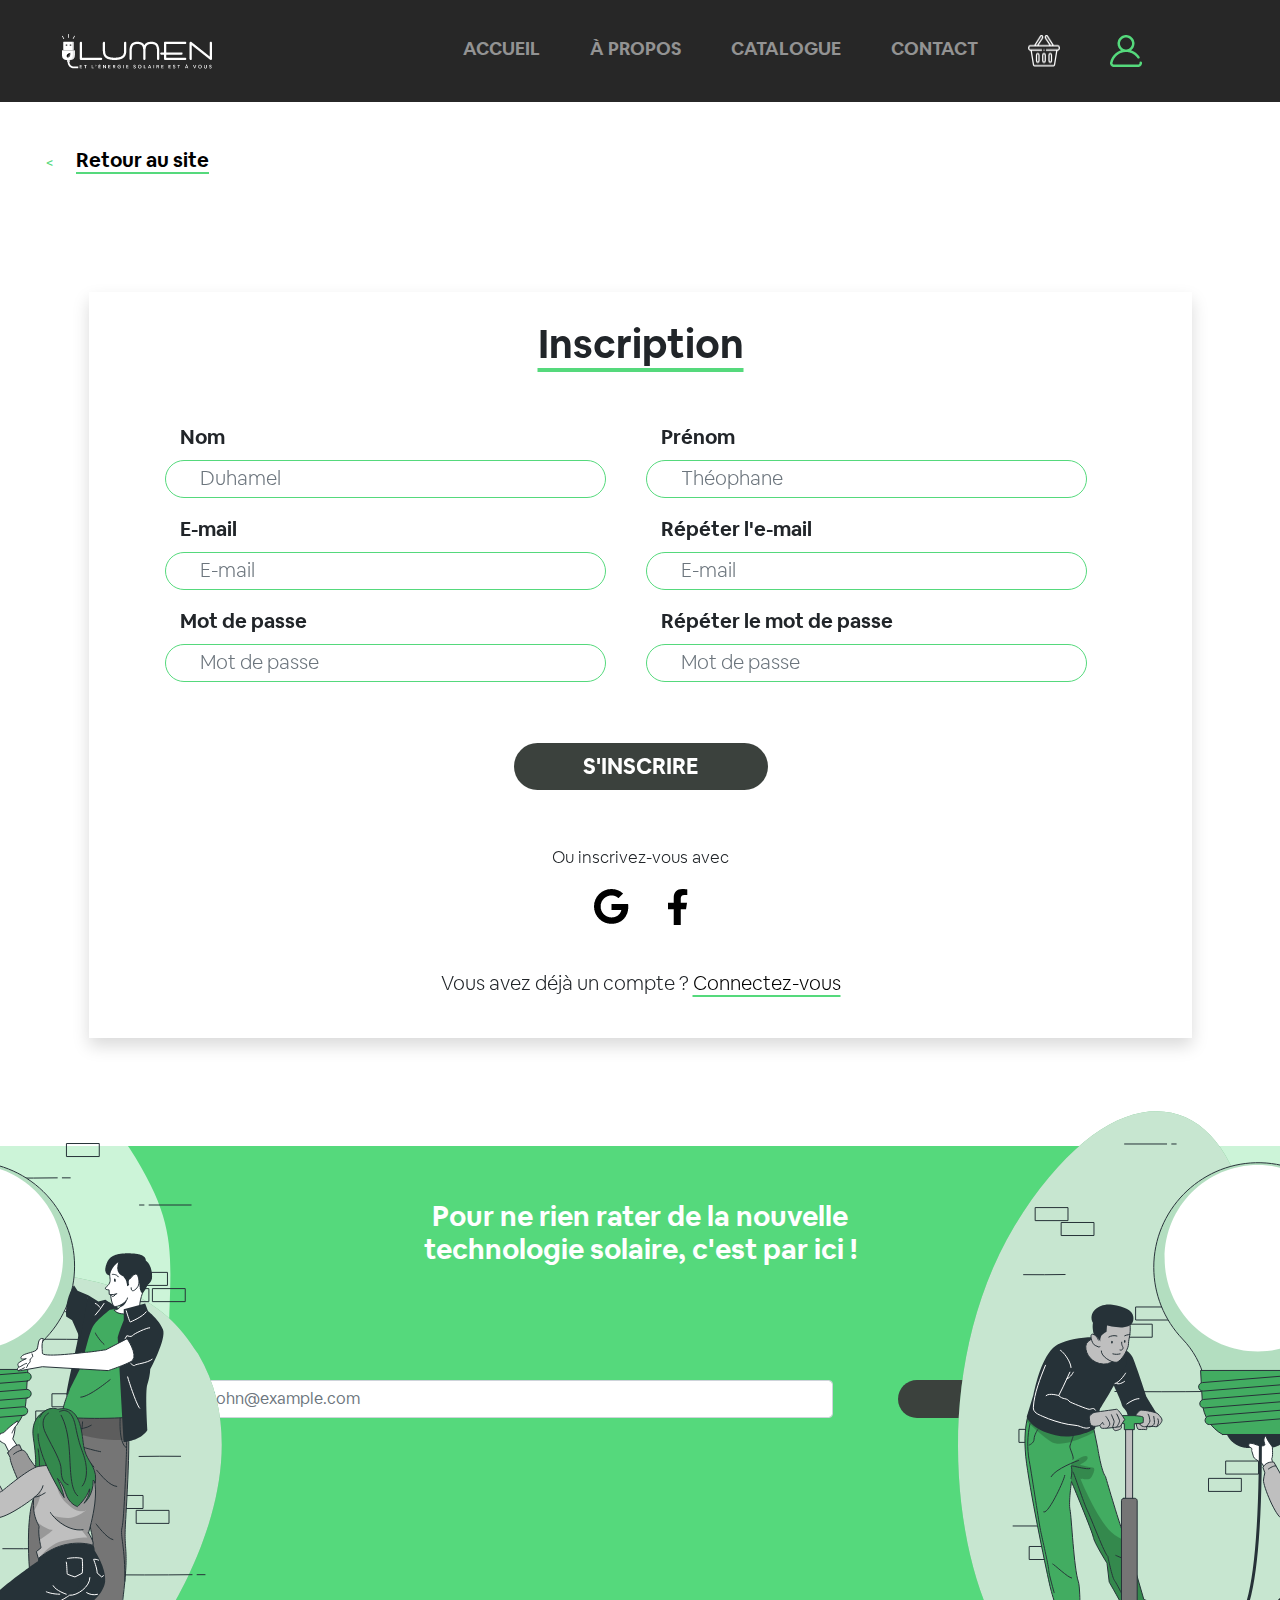
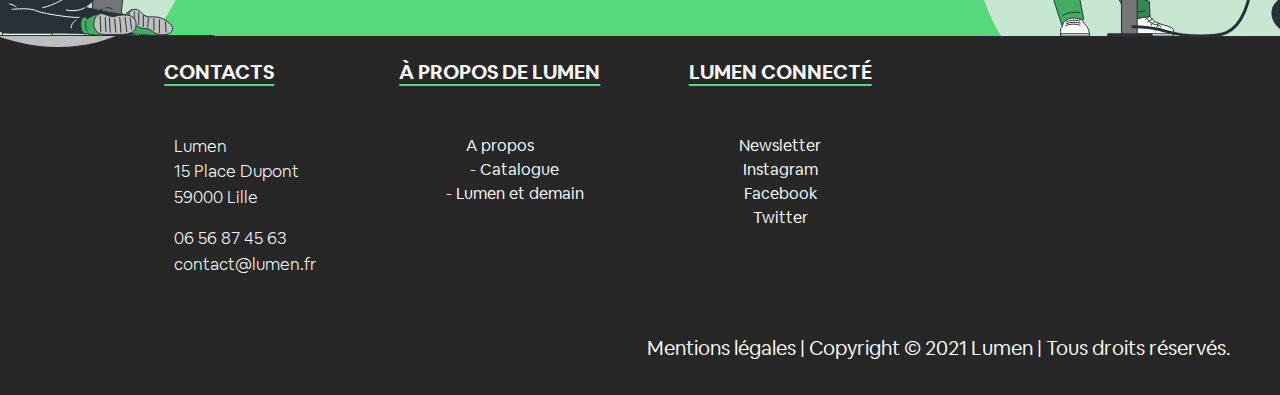
<file: signup.html>
<!doctype html>
<html lang="fr">

<head>
    <!-- Required meta tags -->
    <meta charset="utf-8">
    <meta name="viewport" content="width=device-width, initial-scale=1, shrink-to-fit=no">

    <!-- Bootstrap CSS -->
    <link rel="stylesheet" href="https://stackpath.bootstrapcdn.com/bootstrap/4.3.1/css/bootstrap.min.css"
        integrity="sha384-ggOyR0iXCbMQv3Xipma34MD+dH/1fQ784/j6cY/iJTQUOhcWr7x9JvoRxT2MZw1T" crossorigin="anonymous">
    <link rel="stylesheet" href="./style/import.css">
    <link href="https://unpkg.com/aos@2.3.1/dist/aos.css" rel="stylesheet">


    <title>Lumen</title>
</head>

<body class="signup">
    <nav data-aos="fade-up" data-aos-duration="1000" data-aos-anchor-placement="center-bottom" class="navbar navbar-expand-lg navbar-dark">
        <div class="d-flex flex-grow-1">
            <a class="navbar-brand" href="#">
                <img src="./image/logo-blanc.png">
            </a>
            <div class="w-100 text-right">
                <button class="navbar-toggler" type="button" data-toggle="collapse" data-target="#myNavbar7">
                    <span class="navbar-toggler-icon"></span>
                </button>
            </div>
        </div>
        <div class="collapse navbar-collapse flex-grow-1 text-right" id="myNavbar7">
            <ul class="navbar-nav ml-auto flex-nowrap">
                <li class="nav-item">
                    <a href="./index.html" class="nav-link">Accueil</a>
                </li>
                <li class="nav-item">
                    <a href="./about.html" class="nav-link">à propos</a>
                </li>
                <li class="nav-item">
                    <a href="./catalogue.html" class="nav-link">Catalogue</a>
                </li>
                <li class="nav-item">
                    <a href="./contact.html" class="nav-link">Contact</a>
                </li>
                <li class="nav-item">
                    <a href="./cart.html" class="nav-link"><img src="./image/shopping-basket.png"></a>
                </li>
                <li class="nav-item">
                    <a href="./user.html" class="nav-link"><img src="./image/user-green.png"></a>
                </li>
            </ul>
        </div>
    </nav>
    <div class="wrapper-retour">
        <span class="green">
            < </span> <a href="./index.html">Retour au site</a>
    </div>

    <div class="wrapper-signup shadow" data-aos="flip-right" data-aos-duration="800" data-aos-anchor-placement="center-bottom">
        <h1>Inscription</h1>
        <form>
            <div class="form-row">
                <div class="form-group col-md-6">
                    <label for="nom">Nom</label>
                    <input type="text" class="form-control" id="nom" placeholder="Duhamel">
                </div>
                <div class="form-group col-md-6">
                    <label for="prenom">Prénom</label>
                    <input type="text" class="form-control" id="prenom" placeholder="Théophane">
                </div>
            </div>
            <div class="form-row">
                <div class="form-group col-md-6">
                    <label for="inputEmail4">E-mail</label>
                    <input type="email" class="form-control" id="inputEmail4" placeholder="E-mail">
                </div>
                <div class="form-group col-md-6">
                    <label for="confirmMail">Répéter l'e-mail</label>
                    <input type="email" class="form-control" id="confirmMail" placeholder="E-mail">
                </div>
            </div>
            <div class="form-row">
                <div class="form-group col-md-6">
                    <label for="pwd">Mot de passe</label>
                    <input type="password" class="form-control" id="pwd" placeholder="Mot de passe">
                </div>
                <div class="form-group col-md-6">
                    <label for="pwdConfirm">Répéter le mot de passe</label>
                    <input type="password" class="form-control" id="pwdConfirm" placeholder="Mot de passe">
                </div>
            </div>
            <div class="text-center">
                <button type="submit" class="btn">S'inscrire</button>
                <div class="other-connexion">
                    Ou inscrivez-vous avec
                    <div class="logo">
                        <img src="./image/google.png" alt="">
                        <img src="./image/fb.png" id="fb">
                    </div>
                </div>
                <div class="no-compte">
                    Vous avez déjà un compte ? <a href="./user.html">Connectez-vous</a>
                </div>
            </div>
        </form>
    </div>

    <div class="newsletter-wrapper">
        <div class="wrapper-h3">
            <h3>Pour ne rien rater de la nouvelle technologie solaire, c'est par ici !</h3>
        </div>
        <div class="flex-form">
            <form class="form-inline">
                <div class="form-group mx-sm-3 mb-2">
                    <label for="email" class="sr-only">Email</label>
                    <input type="email" class="form-control" id="email" placeholder="alfonsejohn@example.com">
                </div>
                <button type="submit" class="btn mb-2">Souscrire</button>
            </form>
        </div>
        <img id="team-left" src="./image/Creative-team-bro-left.png">
        <img id="team-right" src="./image/Creative-team-bro.png">
    </div>
    <!-- Footer -->
    <footer class="text-center text-lg-start">
        <!-- Grid container -->
        <div class="container p-4">
            <!--Grid row-->
            <div class="row">
                <!--Grid column-->
                <div class="col-lg-3 col-md-6 mb-4 mb-md-0">
                    <h5 class="text-uppercase">CONTACTS</h5>
                    <p class="contact-text"> Lumen <br>
                        15 Place Dupont <br>
                        59000 Lille
                    </p>
                    <p class="contact-text">
                        06 56 87 45 63 <br>
                        contact@lumen.fr
                    </p>
                </div>
                <!--Grid column-->
                <div class="col-lg-3 col-md-6 mb-4 mb-md-0">
                    <h5 class="text-uppercase">à propos de lumen</h5>

                    <ul class="list-unstyled mb-0">
                        <li>
                            A propos
                        </li>
                        <ul class="list-unstyled mb-0 about-list">
                            <li>- Catalogue</li>
                            <li>- Lumen et demain</li>
                        </ul>
                    </ul>
                </div>
                <!--Grid column-->

                <!--Grid column-->
                <div class="col-lg-3 col-md-6 mb-4 mb-md-0">
                    <h5 class="text-uppercase">Lumen Connecté</h5>

                    <ul class="list-unstyled">
                        <li>
                            <a href="#!">Newsletter</a>
                        </li>
                        <li>
                            <a href="#!">Instagram</a>
                        </li>
                        <li>
                            <a href="#!">Facebook</a>
                        </li>
                        <li>
                            <a href="#!">Twitter</a>
                        </li>
                    </ul>
                </div>
                <!--Grid column-->
            </div>
            <!--Grid row-->
        </div>
        <!-- Grid container -->

        <!-- Copyright -->
        <div class="text-right p-3">
            <p>Mentions légales | Copyright © 2021 Lumen | Tous droits réservés.</p>
        </div>
        <!-- Copyright -->
    </footer>
    <!-- Footer -->

    <!-- Optional JavaScript -->
    <!-- jQuery first, then Popper.js, then Bootstrap JS -->
    <script src="https://code.jquery.com/jquery-3.3.1.slim.min.js"
        integrity="sha384-q8i/X+965DzO0rT7abK41JStQIAqVgRVzpbzo5smXKp4YfRvH+8abtTE1Pi6jizo"
        crossorigin="anonymous"></script>
    <script src="https://cdnjs.cloudflare.com/ajax/libs/popper.js/1.14.7/umd/popper.min.js"
        integrity="sha384-UO2eT0CpHqdSJQ6hJty5KVphtPhzWj9WO1clHTMGa3JDZwrnQq4sF86dIHNDz0W1"
        crossorigin="anonymous"></script>
    <script src="https://stackpath.bootstrapcdn.com/bootstrap/4.3.1/js/bootstrap.min.js"
        integrity="sha384-JjSmVgyd0p3pXB1rRibZUAYoIIy6OrQ6VrjIEaFf/nJGzIxFDsf4x0xIM+B07jRM"
        crossorigin="anonymous"></script>
        <script src="https://unpkg.com/aos@2.3.1/dist/aos.js"></script>
        <script src="./js/aos.js"></script>
</body>

</html>
</file>
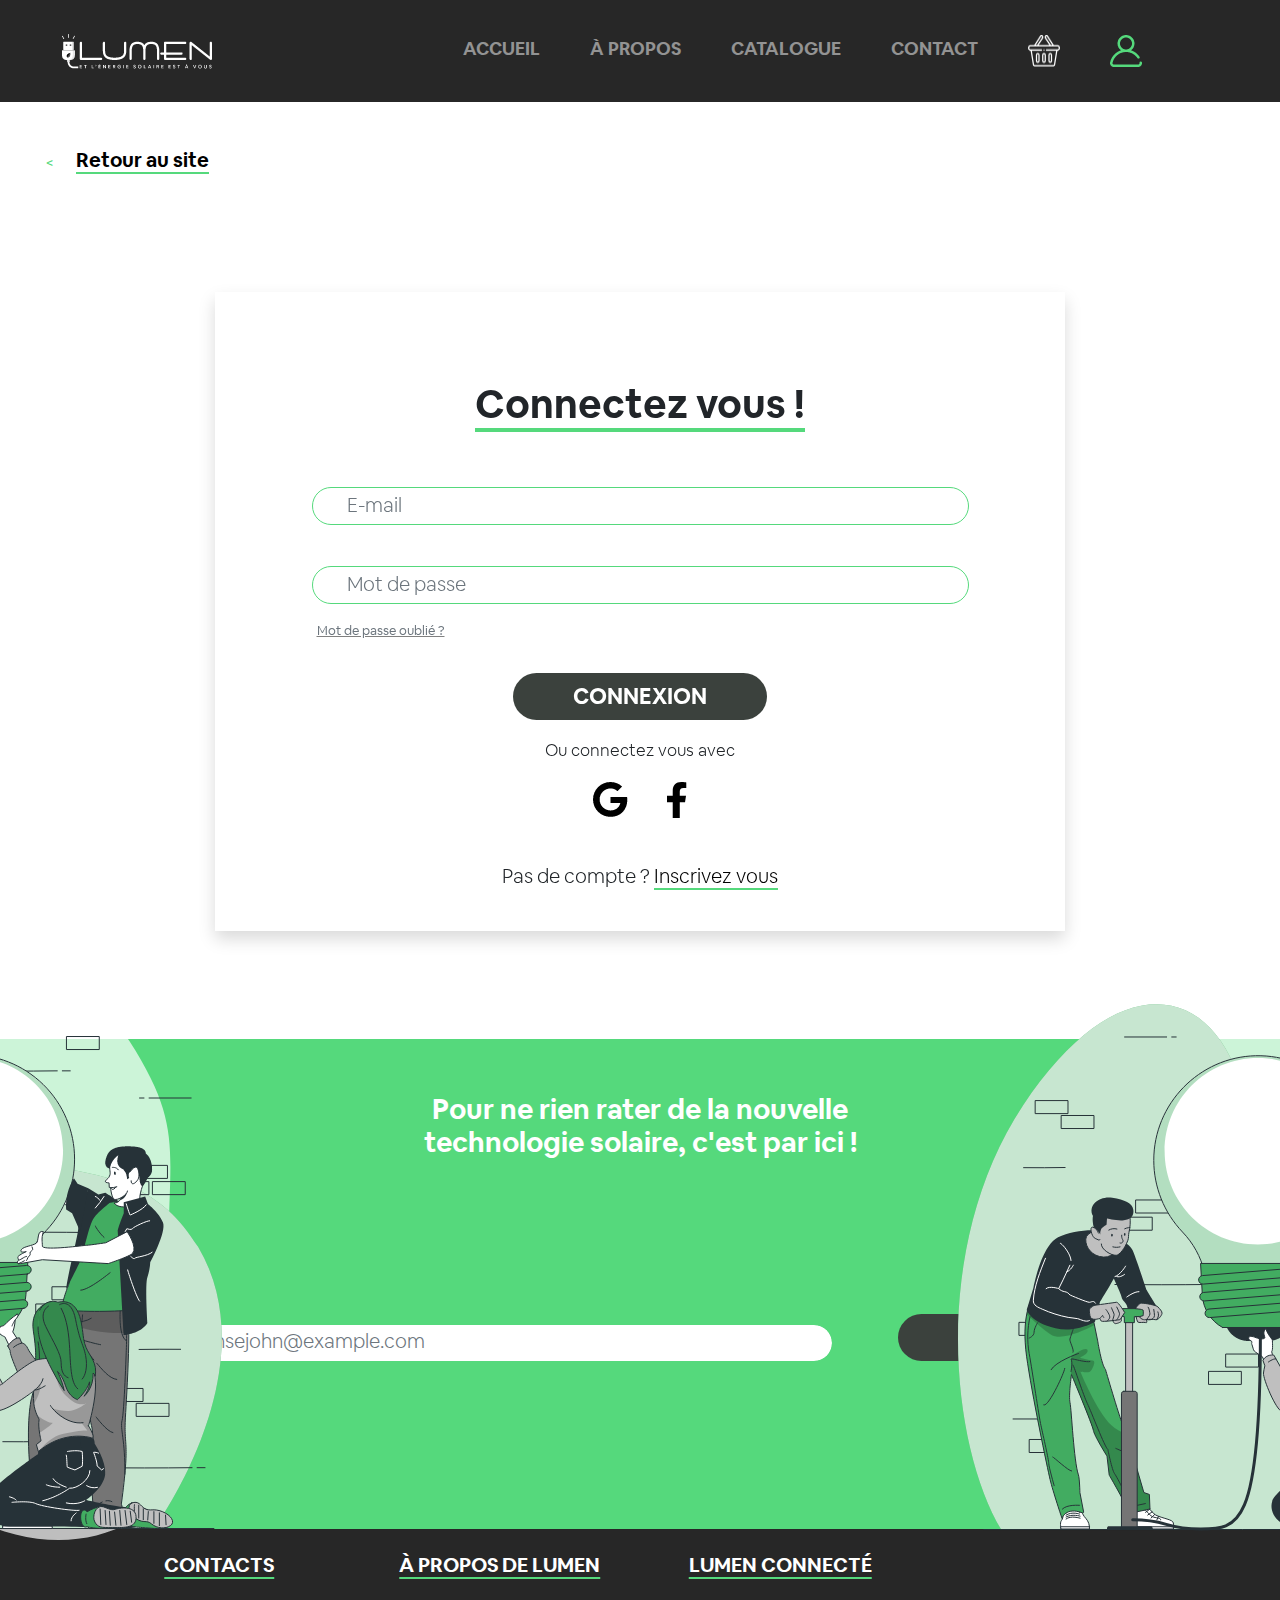
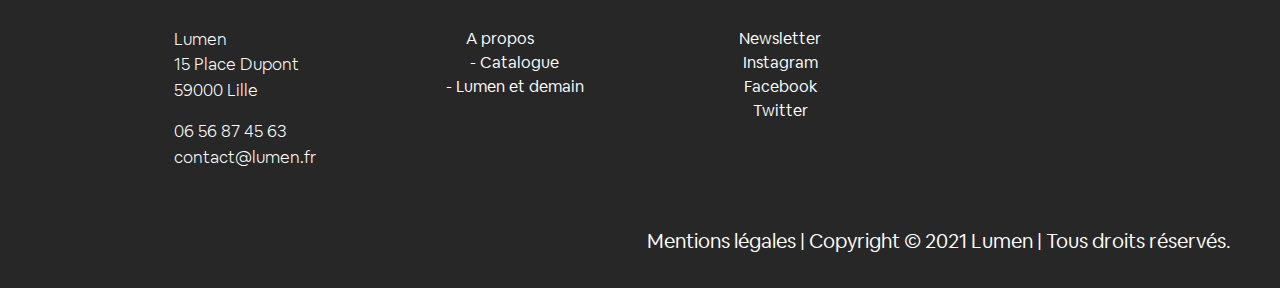
<file: user.html>
<!doctype html>
<html lang="fr">

<head>
    <!-- Required meta tags -->
    <meta charset="utf-8">
    <meta name="viewport" content="width=device-width, initial-scale=1, shrink-to-fit=no">

    <!-- Bootstrap CSS -->
    <link rel="stylesheet" href="https://stackpath.bootstrapcdn.com/bootstrap/4.3.1/css/bootstrap.min.css"
        integrity="sha384-ggOyR0iXCbMQv3Xipma34MD+dH/1fQ784/j6cY/iJTQUOhcWr7x9JvoRxT2MZw1T" crossorigin="anonymous">
    <link rel="stylesheet" href="./style/import.css">
    <link href="https://unpkg.com/aos@2.3.1/dist/aos.css" rel="stylesheet">


    <title>Lumen</title>
</head>

<body class="login">
    <nav data-aos="fade-up" data-aos-duration="800" data-aos-anchor-placement="center-bottom" class="navbar navbar-expand-lg navbar-dark">
        <div class="d-flex flex-grow-1">
            <a class="navbar-brand" href="#">
                <img src="./image/logo-blanc.png">
            </a>
            <div class="w-100 text-right">
                <button class="navbar-toggler" type="button" data-toggle="collapse" data-target="#myNavbar7">
                    <span class="navbar-toggler-icon"></span>
                </button>
            </div>
        </div>
        <div class="collapse navbar-collapse flex-grow-1 text-right" id="myNavbar7">
            <ul class="navbar-nav ml-auto flex-nowrap">
                <li class="nav-item">
                    <a href="./index.html" class="nav-link">Accueil</a>
                </li>
                <li class="nav-item">
                    <a href="./about.html" class="nav-link">à propos</a>
                </li>
                <li class="nav-item">
                    <a href="./catalogue.html" class="nav-link">Catalogue</a>
                </li>
                <li class="nav-item">
                    <a href="./contact.html" class="nav-link">Contact</a>
                </li>
                <li class="nav-item">
                    <a href="./cart.html" class="nav-link"><img src="./image/shopping-basket.png"></a>
                </li>
                <li class="nav-item">
                    <a href="./user.html" class="nav-link"><img src="./image/user-green.png"></a>
                </li>
            </ul>
        </div>
    </nav>
    <div class="wrapper-retour">
        <span class="green">
            < </span> <a href="./index.html">Retour au site</a>
    </div>

    <div class="wrapper-login shadow"  data-aos="flip-left" data-aos-duration="1000" data-aos-anchor-placement="center-bottom">
        <h1>Connectez vous !</h1>
        <form>
            <div class="form-group">
                <input type="email" class="form-control" id="email" aria-describedby="emailHelp" placeholder="E-mail">
            </div>
            <div class="form-group">
                <input type="password" class="form-control" id="mdp" placeholder="Mot de passe">
                <small id="mdpHelp" class="form-text text-muted">Mot de passe oublié ?</small>
            </div>
            <div class="text-center">
                <button type="submit" class="btn btn">Connexion</button>
                <div class="other-connexion">
                    Ou connectez vous avec
                    <div class="logo">
                        <img src="./image/google.png" alt="">
                        <img src="./image/fb.png" id="fb">
                    </div>
                </div>
                <div class="no-compte">
                    Pas de compte ? <a href="./signup.html">Inscrivez vous</a>
                </div>
            </div>

        </form>
    </div>

    <div class="newsletter-wrapper">
        <div class="wrapper-h3">
            <h3>Pour ne rien rater de la nouvelle technologie solaire, c'est par ici !</h3>
        </div>
        <div class="flex-form">
            <form class="form-inline">
                <div class="form-group mx-sm-3 mb-2">
                    <label for="email" class="sr-only">Email</label>
                    <input type="email" class="form-control" id="email" placeholder="alfonsejohn@example.com">
                </div>
                <button type="submit" class="btn mb-2">Souscrire</button>
            </form>
        </div>
        <img id="team-left" src="./image/Creative-team-bro-left.png">
        <img id="team-right" src="./image/Creative-team-bro.png">
    </div>
    <!-- Footer -->
    <footer class="text-center text-lg-start">
        <!-- Grid container -->
        <div class="container p-4">
            <!--Grid row-->
            <div class="row">
                <!--Grid column-->
                <div class="col-lg-3 col-md-6 mb-4 mb-md-0">
                    <h5 class="text-uppercase">CONTACTS</h5>
                    <p class="contact-text"> Lumen <br>
                        15 Place Dupont <br>
                        59000 Lille
                    </p>
                    <p class="contact-text">
                        06 56 87 45 63 <br>
                        contact@lumen.fr
                    </p>
                </div>
                <!--Grid column-->
                <div class="col-lg-3 col-md-6 mb-4 mb-md-0">
                    <h5 class="text-uppercase">à propos de lumen</h5>

                    <ul class="list-unstyled mb-0">
                        <li>
                            A propos
                        </li>
                        <ul class="list-unstyled mb-0 about-list">
                            <li>- Catalogue</li>
                            <li>- Lumen et demain</li>
                        </ul>
                    </ul>
                </div>
                <!--Grid column-->

                <!--Grid column-->
                <div class="col-lg-3 col-md-6 mb-4 mb-md-0">
                    <h5 class="text-uppercase">Lumen Connecté</h5>

                    <ul class="list-unstyled">
                        <li>
                            <a href="#!">Newsletter</a>
                        </li>
                        <li>
                            <a href="#!">Instagram</a>
                        </li>
                        <li>
                            <a href="#!">Facebook</a>
                        </li>
                        <li>
                            <a href="#!">Twitter</a>
                        </li>
                    </ul>
                </div>
                <!--Grid column-->
            </div>
            <!--Grid row-->
        </div>
        <!-- Grid container -->

        <!-- Copyright -->
        <div class="text-right p-3">
            <p>Mentions légales | Copyright © 2021 Lumen | Tous droits réservés.</p>
        </div>
        <!-- Copyright -->
    </footer>
    <!-- Footer -->
    <script src="https://code.jquery.com/jquery-3.3.1.slim.min.js"
        integrity="sha384-q8i/X+965DzO0rT7abK41JStQIAqVgRVzpbzo5smXKp4YfRvH+8abtTE1Pi6jizo"
        crossorigin="anonymous"></script>
    <script src="https://cdnjs.cloudflare.com/ajax/libs/popper.js/1.14.7/umd/popper.min.js"
        integrity="sha384-UO2eT0CpHqdSJQ6hJty5KVphtPhzWj9WO1clHTMGa3JDZwrnQq4sF86dIHNDz0W1"
        crossorigin="anonymous"></script>
    <script src="https://stackpath.bootstrapcdn.com/bootstrap/4.3.1/js/bootstrap.min.js"
        integrity="sha384-JjSmVgyd0p3pXB1rRibZUAYoIIy6OrQ6VrjIEaFf/nJGzIxFDsf4x0xIM+B07jRM"
        crossorigin="anonymous"></script>
        <script src="https://unpkg.com/aos@2.3.1/dist/aos.js"></script>
        <script src="./js/aos.js"></script>
</body>

</html>
</file>
<file: style/import.css>
@font-face {
  font-family: "Airbnb Cereal App Book";
  font-style: normal;
  font-weight: normal;
  src: local("Airbnb Cereal App Book"), url("../font/AirbnbCerealBook.woff") format("woff");
}

@font-face {
  font-family: "Airbnb Cereal App Light";
  font-style: normal;
  font-weight: normal;
  src: local("Airbnb Cereal App Light"), url("../font/AirbnbCerealLight.woff") format("woff");
}

@font-face {
  font-family: "Airbnb Cereal App Medium";
  font-style: normal;
  font-weight: normal;
  src: local("Airbnb Cereal App Medium"), url("../font/AirbnbCerealMedium.woff") format("woff");
}

@font-face {
  font-family: "Airbnb Cereal App Bold";
  font-style: normal;
  font-weight: normal;
  src: local("Airbnb Cereal App Bold"), url("../font/AirbnbCerealBold.woff") format("woff");
}

@font-face {
  font-family: "Airbnb Cereal App Extra Bold";
  font-style: normal;
  font-weight: normal;
  src: local("Airbnb Cereal App Extra Bold"), url("../font/AirbnbCerealExtraBold.woff") format("woff");
}

@font-face {
  font-family: "Airbnb Cereal App Black";
  font-style: normal;
  font-weight: normal;
  src: local("Airbnb Cereal App Black"), url("../font/AirbnbCerealBlack.woff") format("woff");
}

html,
body {
  font-family: "Airbnb Cereal App Book";
  margin: 0;
  padding: 0;
  overflow: auto;
  overflow-x: hidden;
}

span.bold {
  font-family: "Airbnb Cereal App Bold";
}

span.bold-medium {
  font-family: "Airbnb Cereal App Medium";
}

footer {
  background-color: #272727;
}

footer h5 {
  font-family: "Airbnb Cereal App Bold";
  color: white;
  -webkit-text-decoration: underline solid #55D97C;
          text-decoration: underline solid #55D97C;
  text-underline-position: under;
  margin-bottom: 50px;
}

footer p {
  color: white;
  font-size: 20px;
  margin-right: 33px;
}

footer p.contact-text {
  font-family: "Airbnb Cereal App Light";
  font-size: 17px;
  text-align: left;
  margin-left: 80px;
}

footer li {
  color: white;
}

footer li a {
  color: white;
}

footer .about-list {
  margin-left: 30px;
}

.newsletter-wrapper {
  height: 490px;
  background-color: #55D97C;
  position: relative;
}

@media screen and (max-width: 600px) {
  .newsletter-wrapper {
    min-height: 154px;
    height: auto;
  }
}

.newsletter-wrapper .wrapper-h3 {
  display: -webkit-box;
  display: -ms-flexbox;
  display: flex;
  -webkit-box-pack: center;
      -ms-flex-pack: center;
          justify-content: center;
  -webkit-box-align: center;
      -ms-flex-align: center;
          align-items: center;
  text-align: center;
  padding-top: 54px;
}

@media screen and (max-width: 600px) {
  .newsletter-wrapper .wrapper-h3 {
    padding-top: 11px;
  }
}

.newsletter-wrapper .wrapper-h3 h3 {
  font-family: "Airbnb Cereal App Bold";
  width: 542px;
  color: white;
}

@media screen and (max-width: 600px) {
  .newsletter-wrapper .wrapper-h3 h3 {
    font-size: 14px;
  }
}

.newsletter-wrapper .flex-form {
  display: -webkit-box;
  display: -ms-flexbox;
  display: flex;
  -webkit-box-pack: center;
      -ms-flex-pack: center;
          justify-content: center;
  -webkit-box-align: center;
      -ms-flex-align: center;
          align-items: center;
  margin-top: 105px;
}

@media screen and (max-width: 600px) {
  .newsletter-wrapper .flex-form {
    margin-top: 11px;
  }
}

.newsletter-wrapper .flex-form input {
  width: 688px;
}

@media screen and (max-width: 600px) {
  .newsletter-wrapper .flex-form input {
    width: 300px;
    margin-bottom: 18px;
    margin-left: 30px;
  }
}

.newsletter-wrapper .flex-form button {
  background-color: #3b413d;
  border-radius: 25px;
  color: white;
  text-transform: uppercase;
  width: 254px;
  margin-left: 49px;
}

@media screen and (max-width: 600px) {
  .newsletter-wrapper .flex-form button {
    margin-bottom: 18px !important;
  }
}

.newsletter-wrapper img#team-left {
  position: absolute;
  top: -75px;
  left: -330px;
}

@media screen and (max-width: 600px) {
  .newsletter-wrapper img#team-left {
    display: none;
  }
}

.newsletter-wrapper img#team-right {
  position: absolute;
  top: -74px;
  right: -230px;
}

@media screen and (max-width: 600px) {
  .newsletter-wrapper img#team-right {
    display: none;
  }
}

.hr-vert {
  color: #55d97c;
  border-color: #55d97c;
  background-color: #55d97c;
  height: 12px;
  width: 363px;
  margin-left: 0;
  margin-right: 23px;
}

@media screen and (max-width: 600px) {
  .hr-vert {
    width: 115px !important;
  }
}

.wrapper-retour {
  margin-top: 43px;
}

.wrapper-retour a {
  -webkit-text-decoration: underline solid #55D97C;
          text-decoration: underline solid #55D97C;
  text-underline-position: under;
  font-family: "Airbnb Cereal App Bold";
  font-size: 20px;
  color: black;
}

.wrapper-retour .green {
  color: #55D97C;
  margin-right: 17px;
  margin-left: 45px;
}

body.homepage {
  overflow-y: hidden;
}

body.homepage div.wrapper-header {
  background-image: url(../image/header-trace-vert.png);
  background-position: center center;
  background-repeat: no-repeat;
  background-size: auto;
  width: 100%;
  height: 1003px;
  margin: 0;
  padding: 0;
}

body.homepage div.wrapper-header .wrapper-texte {
  display: -webkit-box;
  display: -ms-flexbox;
  display: flex;
  -webkit-box-pack: center;
      -ms-flex-pack: center;
          justify-content: center;
  -webkit-box-align: start;
      -ms-flex-align: start;
          align-items: flex-start;
  -webkit-box-orient: vertical;
  -webkit-box-direction: normal;
      -ms-flex-direction: column;
          flex-direction: column;
  margin-top: 178px;
}

@media screen and (max-width: 600px) {
  body.homepage div.wrapper-header .wrapper-texte {
    margin-top: 39px;
  }
}

body.homepage div.wrapper-header .wrapper-texte h2 {
  width: 400px;
  font-weight: bold;
  font-size: 53px;
  color: white;
  text-transform: uppercase;
}

@media screen and (max-width: 600px) {
  body.homepage div.wrapper-header .wrapper-texte h2 {
    font-size: 33px;
    width: 228px;
  }
}

body.homepage div.wrapper-header .wrapper-texte p {
  width: 580px;
  color: white;
  font-size: 18px;
  font-family: "Airbnb Cereal App Light";
  margin-top: 26px;
  margin-bottom: 140px;
}

@media screen and (max-width: 600px) {
  body.homepage div.wrapper-header .wrapper-texte p {
    margin-top: 8px;
  }
}

body.homepage div.wrapper-header .wrapper-texte a {
  width: 255px;
  background: #3b413d;
  color: white;
  text-transform: uppercase;
  border-radius: 25px;
  font-size: 22px;
  font-family: "Airbnb Cereal App Bold";
}

@media screen and (max-width: 600px) {
  body.homepage div.wrapper-header .wrapper-texte a {
    -ms-flex-item-align: center;
        -ms-grid-row-align: center;
        align-self: center;
  }
}

body.homepage div.wrapper-header .green-bean {
  position: relative;
}

body.homepage div.wrapper-header .green-bean #first-solar {
  position: absolute;
  top: 250px;
  left: 50px;
}

@media screen and (max-width: 600px) {
  body.homepage div.wrapper-header .green-bean #first-solar {
    height: 300px;
    top: 250px;
  }
}

body.homepage div.wrapper-header .green-bean #second-solar {
  position: absolute;
  top: 100px;
  right: 50px;
}

@media screen and (max-width: 600px) {
  body.homepage div.wrapper-header .green-bean #second-solar {
    height: 300px;
    top: 130px;
  }
}

body.homepage div.wrapper-nouveaute {
  margin-top: 200px;
}

body.homepage div.wrapper-nouveaute .introduction {
  display: -webkit-box;
  display: -ms-flexbox;
  display: flex;
  -webkit-box-pack: start;
      -ms-flex-pack: start;
          justify-content: flex-start;
  -webkit-box-align: center;
      -ms-flex-align: center;
          align-items: center;
  -webkit-box-orient: horizontal;
  -webkit-box-direction: normal;
      -ms-flex-direction: row;
          flex-direction: row;
}

body.homepage div.wrapper-nouveaute .introduction hr {
  color: #55d97c;
  border-color: #55d97c;
  background-color: #55d97c;
  height: 12px;
  width: 363px;
  margin-left: 0;
  margin-right: 23px;
}

body.homepage div.wrapper-nouveaute .introduction h3 {
  font-size: 40px;
  font-family: "Airbnb Cereal App Bold";
}

body.homepage div.wrapper-nouveaute .container {
  margin-top: 140px;
}

body.homepage div.wrapper-nouveaute h2 {
  font-family: "Airbnb Cereal App Bold";
  font-size: 32px;
  border-bottom: 5px solid #55d97c;
  text-transform: uppercase;
  margin-bottom: 64px;
}

body.homepage div.wrapper-nouveaute p.price {
  margin-top: 22px;
  margin-bottom: 46px;
}

body.homepage div.wrapper-nouveaute a {
  background-color: #3b413d;
  border-radius: 25px;
  color: white;
  text-transform: uppercase;
  width: 331px;
  font-size: 28px;
  font-family: "Airbnb Cereal App Bold";
}

@media screen and (max-width: 600px) {
  body.homepage div.wrapper-nouveaute a {
    font-size: 15px;
  }
}

body.homepage div.wrapper-nouveaute .homepart {
  margin-bottom: 230px;
}

body.homepage div.wrapper-nouveaute .homepart p {
  width: 420px;
  margin-top: 46px;
  margin-bottom: 64px;
}

@media screen and (max-width: 600px) {
  body.homepage div.wrapper-nouveaute .homepart a {
    margin-bottom: 46px;
  }
}

body.homepage .wrapper-carousel {
  margin-bottom: 250px;
  /* the parent */
}

body.homepage .wrapper-carousel .slick-slide {
  margin: 0 27px;
  opacity: 0.5;
}

body.homepage .wrapper-carousel .slick-list {
  margin: 0 -27px;
}

body.homepage .wrapper-carousel .slick-center {
  opacity: 1;
}

nav.navbar {
  background-color: #272727;
  height: 102px;
}

nav.navbar .navbar-collapse {
  background-color: #272727;
}

nav.navbar a.navbar-brand {
  margin-left: 46px;
}

nav.navbar li a {
  color: white;
  text-transform: uppercase;
  font-family: "Airbnb Cereal App Bold";
  font-size: 18px;
}

nav.navbar li.active a {
  position: relative;
}

nav.navbar li.active a::after {
  content: "";
  position: absolute;
  bottom: 0;
  left: 0;
  right: 0;
  background: #55d97c;
  height: 6px;
  border-radius: 10px;
}

nav.navbar .nav-link {
  padding-right: 25px !important;
  padding-left: 25px !important;
}

nav.navbar div.navbar-collapse.text-right {
  margin-right: 97px;
}

nav.navbar div.navbar-collapse.text-right img {
  height: 32px;
  width: 32px;
}

@media screen and (max-width: 600px) {
  nav.navbar div.navbar-collapse.text-right {
    margin-right: 0px;
    text-align: center !important;
  }
}

body.about .wrapper-team {
  margin-top: 210px;
  margin-left: 150px;
  margin-right: 150px;
}

@media screen and (max-width: 600px) {
  body.about .wrapper-team {
    margin-top: 70px;
    margin-left: 77px;
    margin-right: 77px;
  }
}

body.about .wrapper-team h1 {
  text-align: center;
  -webkit-text-decoration: underline solid #55D97C;
          text-decoration: underline solid #55D97C;
  text-underline-position: under;
  text-transform: uppercase;
  color: black;
  font-family: "Airbnb Cereal App Bold";
  margin-bottom: 150px;
}

@media screen and (max-width: 600px) {
  body.about .wrapper-team h1 {
    font-size: 20px;
    width: 274px;
    margin-bottom: 68px;
    margin-left: -30px;
  }
}

body.about .wrapper-team p.name {
  text-align: center;
  font-family: "Airbnb Cereal App Bold";
  font-size: 25px;
  margin-top: 23px;
  margin-bottom: 0px;
}

@media screen and (max-width: 600px) {
  body.about .wrapper-team p.name {
    font-size: 15px;
  }
}

body.about .wrapper-team p.fonction {
  text-align: center;
  font-size: 20px;
  font-family: "Airbnb Cereal App Light";
}

@media screen and (max-width: 600px) {
  body.about .wrapper-team p.fonction {
    font-size: 14px;
  }
}

body.about .wrapper-histoire {
  margin-bottom: 244px;
}

@media screen and (max-width: 600px) {
  body.about .wrapper-histoire {
    margin-bottom: 50px;
  }
}

body.about .wrapper-histoire h2 {
  color: black;
  text-transform: uppercase;
  -webkit-text-decoration: underline solid #55D97C;
          text-decoration: underline solid #55D97C;
  text-underline-position: under;
  font-family: "Airbnb Cereal App Bold";
  font-size: 40px;
  margin-left: auto;
  margin-right: auto;
  margin-top: 260px;
  margin-bottom: 102px;
  text-align: center;
  width: 980px;
}

@media screen and (max-width: 600px) {
  body.about .wrapper-histoire h2 {
    width: 306px;
    font-size: 20px;
    margin-top: 71px;
    margin-bottom: 83px;
  }
}

body.about .wrapper-histoire p {
  font-family: "Airbnb Cereal App Light";
  font-size: 20px;
  width: 90%;
}

@media screen and (max-width: 600px) {
  body.about .wrapper-histoire p {
    font-size: 14px;
    width: 100%;
  }
}

body.about .wrapper-histoire h4.title-histoire,
body.about .wrapper-histoire h4.title-foret {
  text-align: center;
  font-size: 25px;
  font-family: "Airbnb Cereal App Bold";
  -webkit-text-decoration: underline solid #55D97C;
          text-decoration: underline solid #55D97C;
  text-underline-position: under;
}

body.about .wrapper-histoire h4.title-histoire {
  margin-top: 38px;
  margin-bottom: 60px;
}

body.about .wrapper-histoire h4.title-foret {
  margin-top: 38px;
  margin-bottom: 60px;
}

body.about .wrapper-histoire img#world {
  margin-top: 99px;
}

@media screen and (max-width: 600px) {
  body.about .wrapper-histoire img#world {
    margin-top: 70px;
  }
}

body.about .wrapper-histoire img#forest {
  margin-top: 240px;
}

@media screen and (max-width: 600px) {
  body.about .wrapper-histoire img#forest {
    margin-top: 70px;
  }
}

body.catalogue .wrapper-header {
  display: -webkit-box;
  display: -ms-flexbox;
  display: flex;
  -ms-flex-pack: distribute;
      justify-content: space-around;
  -webkit-box-align: center;
      -ms-flex-align: center;
          align-items: center;
}

body.catalogue .wrapper-header h1 {
  -webkit-text-decoration: underline solid #55D97C 5px;
          text-decoration: underline solid #55D97C 5px;
  width: 740px;
  font-family: "Airbnb Cereal App Bold";
  font-size: 53px;
}

body.catalogue .wrapper-header img {
  margin-top: 107px;
}

body.catalogue .wrapper-catalogue {
  margin-top: 65px;
  margin-bottom: 150px;
}

body.catalogue .wrapper-catalogue .wrapper-hr {
  display: -webkit-box;
  display: -ms-flexbox;
  display: flex;
}

body.catalogue .wrapper-catalogue .wrapper-hr h3 {
  font-size: 40px;
  font-family: "Airbnb Cereal App Bold";
  text-transform: uppercase;
  margin-left: 19px;
}

body.catalogue .wrapper-catalogue .wrapper-filtres p.filtre-title {
  text-transform: uppercase;
  color: #55D97C;
  font-size: 25px;
  font-family: "Airbnb Cereal App Bold";
  margin-left: 98px;
}

body.catalogue .wrapper-catalogue .wrapper-filtres .wrapper-buttons {
  display: -webkit-box;
  display: -ms-flexbox;
  display: flex;
  -webkit-box-orient: horizontal;
  -webkit-box-direction: normal;
      -ms-flex-direction: row;
          flex-direction: row;
  margin-left: 98px;
}

body.catalogue .wrapper-catalogue .wrapper-filtres .wrapper-buttons .btn-group {
  margin-right: 42px;
}

body.catalogue .wrapper-catalogue .wrapper-filtres .wrapper-buttons .btn-group button.dropdown-toggle {
  border-radius: 25px;
  font-size: 20px;
  color: black;
  font-family: "Airbnb Cereal App Medium";
  padding: 16px 37px;
}

body.catalogue .wrapper-catalogue .wrapper-filtres .ligne1 {
  margin: 80px 97px 50px 97px;
}

body.catalogue .wrapper-catalogue .wrapper-filtres .ligne2 {
  margin: 0px 97px 126px 97px;
}

body.catalogue .wrapper-catalogue .wrapper-filtres .card-deck .card {
  border-radius: 50px;
}

body.catalogue .wrapper-catalogue .wrapper-filtres .card-deck .card .img-wrapper {
  position: relative;
  z-index: 0 !important;
}

body.catalogue .wrapper-catalogue .wrapper-filtres .card-deck .card .img-wrapper .card-img-top {
  z-index: -2 !important;
}

body.catalogue .wrapper-catalogue .wrapper-filtres .card-deck .card .img-wrapper .card-img-behind {
  position: absolute;
  z-index: -1;
  bottom: -60px;
  left: 120px;
}

body.catalogue .wrapper-catalogue .wrapper-filtres .card-deck .card .img-wrapper .card-img-behind6 {
  position: absolute;
  z-index: -1;
  bottom: -60px;
  right: 120px;
}

body.catalogue .wrapper-catalogue .wrapper-filtres .card-deck .card .img-wrapper .card-img-behind5 {
  position: absolute;
  z-index: -1;
  bottom: -60px;
  right: 120px;
}

body.catalogue .wrapper-catalogue .wrapper-filtres .card-deck .card .card-body h5.card-title {
  font-size: 25px;
  text-transform: uppercase;
  font-family: "Airbnb Cereal App Bold";
  margin-top: 98px;
}

body.catalogue .wrapper-catalogue .wrapper-filtres .card-deck .card .card-body p.card-text {
  font-size: 18px;
  font-family: "Airbnb Cereal App Light";
  margin-bottom: 10px;
}

body.catalogue .wrapper-catalogue .wrapper-filtres .card-deck .card .card-body p.card-price {
  font-size: 18px;
  font-weight: "Airbnb Cereal App Bold";
  margin-bottom: 25px;
}

body.catalogue .wrapper-catalogue .wrapper-filtres .card-deck .card .card-body a.achat {
  background-color: #3b413d;
  border-radius: 25px;
  color: white;
  text-transform: uppercase;
  padding: 11px 42px 9px 41px;
  font-size: 22px;
  margin-bottom: 30px;
  font-family: "Airbnb Cereal App Bold";
}

body.catalogue .wrapper-catalogue .wrapper-filtres .wrapper-pager {
  display: -webkit-box;
  display: -ms-flexbox;
  display: flex;
  -webkit-box-orient: horizontal;
  -webkit-box-direction: normal;
      -ms-flex-direction: row;
          flex-direction: row;
  -webkit-box-pack: end;
      -ms-flex-pack: end;
          justify-content: flex-end;
  -webkit-box-align: center;
      -ms-flex-align: center;
          align-items: center;
}

body.catalogue .wrapper-catalogue .wrapper-filtres .wrapper-pager button:last-child {
  margin-right: 98px;
}

body.catalogue .wrapper-catalogue .wrapper-filtres .wrapper-pager button.active {
  color: white;
  background-color: #55D97C;
}

body.catalogue .wrapper-catalogue .wrapper-filtres .wrapper-pager button {
  margin-left: 12px;
  font-size: 20px;
  font-family: "Airbnb Cereal App Medium";
}

body.contact .contact-wrapper {
  display: -webkit-box;
  display: -ms-flexbox;
  display: flex;
  -ms-flex-pack: distribute;
      justify-content: space-around;
  margin-top: 96px;
  margin-bottom: 141px;
}

body.contact .contact-wrapper .left-part {
  display: -webkit-box;
  display: -ms-flexbox;
  display: flex;
  -webkit-box-orient: vertical;
  -webkit-box-direction: normal;
      -ms-flex-direction: column;
          flex-direction: column;
}

body.contact .contact-wrapper .left-part img {
  width: 471px;
  height: 347px;
}

body.contact .contact-wrapper .left-part h2 {
  width: 538px;
  font-size: 53px;
  -webkit-text-decoration: underline solid #55D97C;
          text-decoration: underline solid #55D97C;
  text-underline-position: under;
  font-family: "Airbnb Cereal App Bold";
  margin-top: 91px;
  margin-bottom: 75px;
}

body.contact .contact-wrapper .left-part p {
  width: 517px;
  font-size: 20px;
  font-family: "Airbnb Cereal App Light";
}

body.contact .contact-wrapper .right-part {
  width: 50%;
}

body.contact .contact-wrapper .right-part h1 {
  font-size: 53px;
  font-family: "Airbnb Cereal App Bold";
  -webkit-text-decoration: underline solid #55D97C;
          text-decoration: underline solid #55D97C;
  text-underline-position: under;
  margin-bottom: 22px;
}

body.contact .contact-wrapper .right-part .form-row {
  margin-bottom: 46px;
}

body.contact .contact-wrapper .right-part label {
  margin-bottom: 22px;
  font-family: "Airbnb Cereal App Bold";
  font-size: 20px;
}

body.contact .contact-wrapper .right-part input {
  border-radius: 25px;
  border-color: #55D97C;
  width: 441px;
}

body.contact .contact-wrapper .right-part input::-webkit-input-placeholder {
  font-size: 20px;
  font-family: "Airbnb Cereal App Light";
  padding: 11px 115px 11px 16px;
}

body.contact .contact-wrapper .right-part input:-ms-input-placeholder {
  font-size: 20px;
  font-family: "Airbnb Cereal App Light";
  padding: 11px 115px 11px 16px;
}

body.contact .contact-wrapper .right-part input::-ms-input-placeholder {
  font-size: 20px;
  font-family: "Airbnb Cereal App Light";
  padding: 11px 115px 11px 16px;
}

body.contact .contact-wrapper .right-part input::placeholder {
  font-size: 20px;
  font-family: "Airbnb Cereal App Light";
  padding: 11px 115px 11px 16px;
}

body.contact .contact-wrapper .right-part textarea {
  border-radius: 25px;
  border-color: #55D97C;
  height: 162px;
}

body.contact .contact-wrapper .right-part textarea::-webkit-input-placeholder {
  font-size: 20px;
  font-family: "Airbnb Cereal App Light";
  padding: 11px 115px 11px 16px;
}

body.contact .contact-wrapper .right-part textarea:-ms-input-placeholder {
  font-size: 20px;
  font-family: "Airbnb Cereal App Light";
  padding: 11px 115px 11px 16px;
}

body.contact .contact-wrapper .right-part textarea::-ms-input-placeholder {
  font-size: 20px;
  font-family: "Airbnb Cereal App Light";
  padding: 11px 115px 11px 16px;
}

body.contact .contact-wrapper .right-part textarea::placeholder {
  font-size: 20px;
  font-family: "Airbnb Cereal App Light";
  padding: 11px 115px 11px 16px;
}

body.contact .contact-wrapper .right-part button {
  background-color: #3b413d;
  border-radius: 25px;
  color: white;
  text-transform: uppercase;
  padding: 10px 76px;
  font-size: 22px;
  font-family: "Airbnb Cereal App Bold";
  color: white;
}

body.product .wrapper-product {
  margin-top: 140px;
  margin-bottom: 140px;
  position: relative;
}

body.product .wrapper-product .bean {
  position: absolute;
  left: 36%;
  top: -25%;
  z-index: -2;
}

@media (min-width: 1200px) {
  body.product .wrapper-product .container {
    max-width: 1430px;
  }
}

body.product .wrapper-product .carousel {
  margin-top: 100px;
}

body.product .wrapper-product .carousel .carousel-item img {
  height: 425px;
  max-height: 425px;
}

body.product .wrapper-product .carousel .carousel-indicators li {
  width: 10px;
  height: 10px;
  border-radius: 100%;
  background-color: grey;
}

body.product .wrapper-product .carousel .carousel-control-prev-icon {
  width: 40px;
  height: 40px;
  background-image: url("data:image/svg+xml,%3csvg xmlns='http://www.w3.org/2000/svg' fill='%' width='8' height='8' viewBox='0 0 8 8'%3e%3cpath d='M5.25 0l-4 4 4 4 1.5-1.5L4.25 4l2.5-2.5L5.25 0z'/%3e%3c/svg%3e");
}

body.product .wrapper-product .carousel .carousel-control-next-icon {
  width: 40px;
  height: 40px;
  background-image: url("data:image/svg+xml,%3csvg xmlns='http://www.w3.org/2000/svg' fill='%' width='2' height='2' viewBox='0 0 8 8'%3e%3cpath d='M2.75 0l-1.5 1.5L3.75 4l-2.5 2.5L2.75 8l4-4-4-4z'/%3e%3c/svg%3e");
}

body.product .wrapper-product .right-part .title-prix {
  display: -webkit-box;
  display: -ms-flexbox;
  display: flex;
  -webkit-box-orient: horizontal;
  -webkit-box-direction: normal;
      -ms-flex-direction: row;
          flex-direction: row;
  -webkit-box-pack: justify;
      -ms-flex-pack: justify;
          justify-content: space-between;
  -webkit-box-align: center;
      -ms-flex-align: center;
          align-items: center;
}

body.product .wrapper-product .right-part .title-prix h1 {
  font-size: 43px;
  font-family: "Airbnb Cereal App Bold";
}

body.product .wrapper-product .right-part .title-prix p {
  font-size: 45px;
  font-family: "Airbnb Cereal App Bold";
  margin: 0;
}

body.product .wrapper-product .right-part .description {
  position: relative;
  z-index: 999;
  margin-top: 32px;
  padding: 38px 169px 37px 75px;
  width: 100%;
  border-radius: 25px;
}

body.product .wrapper-product .right-part .description a {
  background-color: #3b413d;
  border-radius: 25px;
  color: white;
  text-transform: uppercase;
  font-family: "Airbnb Cereal App Bold";
  text-transform: uppercase;
  color: white;
  font-size: 22px;
  width: 255px;
  margin-top: 40px;
}

body.product .autre-produits .wrapper-hr {
  display: -webkit-box;
  display: -ms-flexbox;
  display: flex;
}

body.product .autre-produits .wrapper-hr h3 {
  font-size: 40px;
  font-family: "Airbnb Cereal App Bold";
  text-transform: uppercase;
  margin-left: 19px;
}

body.product .autre-produits .wrapper-produitsassocies .ligne1 {
  margin: 80px 97px 50px 97px;
}

body.product .autre-produits .wrapper-produitsassocies .ligne2 {
  margin: 0px 97px 126px 97px;
}

body.product .autre-produits .wrapper-produitsassocies .card-deck .card {
  border-radius: 50px;
}

body.product .autre-produits .wrapper-produitsassocies .card-deck .card .img-wrapper {
  position: relative;
  z-index: 0 !important;
}

body.product .autre-produits .wrapper-produitsassocies .card-deck .card .img-wrapper .card-img-top {
  z-index: -2 !important;
}

body.product .autre-produits .wrapper-produitsassocies .card-deck .card .img-wrapper .card-img-behind {
  position: absolute;
  z-index: -1;
  bottom: -60px;
  left: 120px;
}

body.product .autre-produits .wrapper-produitsassocies .card-deck .card .img-wrapper .card-img-behind6 {
  position: absolute;
  z-index: -1;
  bottom: -60px;
  right: 120px;
}

body.product .autre-produits .wrapper-produitsassocies .card-deck .card .img-wrapper .card-img-behind5 {
  position: absolute;
  z-index: -1;
  bottom: -60px;
  right: 120px;
}

body.product .autre-produits .wrapper-produitsassocies .card-deck .card .card-body h5.card-title {
  font-size: 25px;
  text-transform: uppercase;
  font-family: "Airbnb Cereal App Bold";
  margin-top: 98px;
}

body.product .autre-produits .wrapper-produitsassocies .card-deck .card .card-body p.card-text {
  font-size: 18px;
  font-family: "Airbnb Cereal App Light";
  margin-bottom: 10px;
}

body.product .autre-produits .wrapper-produitsassocies .card-deck .card .card-body p.card-price {
  font-size: 18px;
  font-weight: "Airbnb Cereal App Bold";
  margin-bottom: 25px;
}

body.product .autre-produits .wrapper-produitsassocies .card-deck .card .card-body a.achat {
  background-color: #3b413d;
  border-radius: 25px;
  color: white;
  text-transform: uppercase;
  padding: 11px 42px 9px 41px;
  font-size: 22px;
  margin-bottom: 30px;
  font-family: "Airbnb Cereal App Bold";
}

body.login .wrapper-login {
  margin-top: 117px;
  margin-bottom: 108px;
  margin-left: auto;
  margin-right: auto;
  width: 850px;
  display: -webkit-box;
  display: -ms-flexbox;
  display: flex;
  -webkit-box-orient: vertical;
  -webkit-box-direction: normal;
      -ms-flex-direction: column;
          flex-direction: column;
  -webkit-box-pack: center;
      -ms-flex-pack: center;
          justify-content: center;
  -webkit-box-align: center;
      -ms-flex-align: center;
          align-items: center;
  height: auto;
}

@media screen and (max-width: 600px) {
  body.login .wrapper-login {
    width: 346px;
  }
}

body.login .wrapper-login h1 {
  -webkit-text-decoration: underline solid #55D97C;
          text-decoration: underline solid #55D97C;
  text-underline-position: under;
  font-size: 40px;
  font-family: "Airbnb Cereal App Bold";
  margin-top: 88px;
}

body.login form input {
  border-radius: 25px;
  border-color: #55D97C;
  width: 657px;
}

body.login form input::-webkit-input-placeholder {
  font-size: 20px;
  font-family: "Airbnb Cereal App Light";
  padding: 14px 115px 14px 22px;
}

body.login form input:-ms-input-placeholder {
  font-size: 20px;
  font-family: "Airbnb Cereal App Light";
  padding: 14px 115px 14px 22px;
}

body.login form input::-ms-input-placeholder {
  font-size: 20px;
  font-family: "Airbnb Cereal App Light";
  padding: 14px 115px 14px 22px;
}

body.login form input::placeholder {
  font-size: 20px;
  font-family: "Airbnb Cereal App Light";
  padding: 14px 115px 14px 22px;
}

body.login form input#email {
  margin: 51px 0 41px 0;
}

body.login form input#mdp {
  margin-bottom: 17px;
}

body.login form small#mdpHelp {
  margin-bottom: 33px;
  margin-left: 5px;
  -webkit-text-decoration: underline solid gray;
          text-decoration: underline solid gray;
}

body.login form button {
  background-color: #3b413d;
  border-radius: 25px;
  color: white;
  text-transform: uppercase;
  font-family: "Airbnb Cereal App Bold";
  width: 254px;
  font-size: 22px;
}

body.login form .other-connexion {
  margin-top: 18px;
  margin-bottom: 18px;
  font-size: 17px;
  font-family: "Airbnb Cereal App Light";
}

body.login form .other-connexion .logo {
  margin-top: 18px;
  margin-bottom: 43px;
}

body.login form .other-connexion .logo #fb {
  margin-left: 35px;
}

body.login form .no-compte {
  margin-bottom: 40px;
  font-family: "Airbnb Cereal App Light";
  font-size: 20px;
}

body.login form .no-compte a {
  -webkit-text-decoration: underline solid #55D97C;
          text-decoration: underline solid #55D97C;
  text-underline-position: under;
  color: black;
}

body.signup .wrapper-signup {
  margin-top: 117px;
  margin-bottom: 108px;
  margin-left: auto;
  margin-right: auto;
  width: 1103px;
  display: -webkit-box;
  display: -ms-flexbox;
  display: flex;
  -webkit-box-orient: vertical;
  -webkit-box-direction: normal;
      -ms-flex-direction: column;
          flex-direction: column;
  -webkit-box-pack: center;
      -ms-flex-pack: center;
          justify-content: center;
  -webkit-box-align: center;
      -ms-flex-align: center;
          align-items: center;
  height: auto;
}

@media screen and (max-width: 600px) {
  body.signup .wrapper-signup {
    width: 346px;
  }
}

body.signup .wrapper-signup h1 {
  -webkit-text-decoration: underline solid #55D97C;
          text-decoration: underline solid #55D97C;
  text-underline-position: under;
  font-size: 40px;
  font-family: "Airbnb Cereal App Bold";
  margin-top: 28px;
  margin-bottom: 54px;
}

body.signup .wrapper-signup form {
  margin-left: 76px;
  margin-right: 76px;
}

body.signup .wrapper-signup form label {
  font-size: 20px;
  font-family: "Airbnb Cereal App Bold";
  margin-left: 15px;
}

body.signup .wrapper-signup form input {
  border-radius: 25px;
  border-color: #55D97C;
  width: 441px;
}

body.signup .wrapper-signup form input#nom, body.signup .wrapper-signup form input#prenom, body.signup .wrapper-signup form input#email, body.signup .wrapper-signup form input#pwd {
  margin-right: 77px;
}

body.signup .wrapper-signup form input::-webkit-input-placeholder {
  font-size: 20px;
  font-family: "Airbnb Cereal App Light";
  padding: 14px 115px 14px 22px;
}

body.signup .wrapper-signup form input:-ms-input-placeholder {
  font-size: 20px;
  font-family: "Airbnb Cereal App Light";
  padding: 14px 115px 14px 22px;
}

body.signup .wrapper-signup form input::-ms-input-placeholder {
  font-size: 20px;
  font-family: "Airbnb Cereal App Light";
  padding: 14px 115px 14px 22px;
}

body.signup .wrapper-signup form input::placeholder {
  font-size: 20px;
  font-family: "Airbnb Cereal App Light";
  padding: 14px 115px 14px 22px;
}

body.signup .wrapper-signup form .other-connexion {
  margin-top: 18px;
  margin-bottom: 18px;
  font-size: 17px;
  font-family: "Airbnb Cereal App Light";
}

body.signup .wrapper-signup form .other-connexion .logo {
  margin-top: 18px;
  margin-bottom: 43px;
}

body.signup .wrapper-signup form .other-connexion .logo #fb {
  margin-left: 35px;
}

body.signup .wrapper-signup form .no-compte {
  margin-bottom: 40px;
  font-family: "Airbnb Cereal App Light";
  font-size: 20px;
}

body.signup .wrapper-signup form .no-compte a {
  -webkit-text-decoration: underline solid #55D97C;
          text-decoration: underline solid #55D97C;
  text-underline-position: under;
  color: black;
}

body.signup .wrapper-signup form button {
  background-color: #3b413d;
  border-radius: 25px;
  color: white;
  text-transform: uppercase;
  font-family: "Airbnb Cereal App Bold";
  width: 254px;
  font-size: 22px;
  margin-top: 45px;
  margin-bottom: 37px;
}

body.cart .wrapper-etapes {
  display: -webkit-box;
  display: -ms-flexbox;
  display: flex;
  -ms-flex-pack: distribute;
      justify-content: space-around;
  -webkit-box-align: center;
      -ms-flex-align: center;
          align-items: center;
  width: 60%;
  margin-left: auto;
  margin-right: auto;
  margin-top: 40px;
  font-size: 20px;
}

body.cart .wrapper-etapes .firstStep {
  font-family: "Airbnb Cereal App Bold";
  font-size: 20px;
}

body.cart .wrapper-etapes img {
  margin-right: 10px;
}

body.cart .wrapper-etapes .arrow-right {
  color: #55D97C;
  margin-left: 60px;
  margin-right: 60px;
}

body.cart .wrapper-details {
  width: 1320px;
  margin-left: auto;
  margin-right: auto;
}

body.cart .wrapper-details .wrapper-h1 {
  display: -webkit-box;
  display: -ms-flexbox;
  display: flex;
  margin-top: 66px;
}

body.cart .wrapper-details .wrapper-h1 h1 {
  font-size: 53px;
  font-family: "Airbnb Cereal App Bold";
  -webkit-text-decoration: underline solid #55D97C;
          text-decoration: underline solid #55D97C;
  text-underline-position: under;
  margin-bottom: 170px;
}

body.cart .wrapper-details .wrapper {
  display: -webkit-box;
  display: -ms-flexbox;
  display: flex;
  -webkit-box-pack: justify;
      -ms-flex-pack: justify;
          justify-content: space-between;
  padding-left: 50px;
  margin-bottom: 170px;
}

body.cart .wrapper-details .wrapper .inner-details {
  width: 587px;
  height: 270px;
  padding: 50px;
  border-radius: 25px;
  margin-top: 60px;
}

body.cart .wrapper-details .wrapper .inner-details .item {
  display: -webkit-box;
  display: -ms-flexbox;
  display: flex;
  -webkit-box-align: center;
      -ms-flex-align: center;
          align-items: center;
  -ms-flex-pack: distribute;
      justify-content: space-around;
}

body.cart .wrapper-details .wrapper .inner-details .item img#solar {
  height: 200px;
  width: 130px;
}

body.cart .wrapper-details .wrapper .inner-details .item .content {
  display: -webkit-box;
  display: -ms-flexbox;
  display: flex;
  -webkit-box-orient: vertical;
  -webkit-box-direction: normal;
      -ms-flex-direction: column;
          flex-direction: column;
  -webkit-box-pack: start;
      -ms-flex-pack: start;
          justify-content: flex-start;
  height: 200px;
}

body.cart .wrapper-details .wrapper .inner-details .item .content p {
  margin: 0;
}

body.cart .wrapper-details .wrapper .inner-details .item .content p.name {
  margin-bottom: 38px;
  font-family: "Airbnb Cereal App Bold";
  font-size: 20px;
}

body.cart .wrapper-details .wrapper .inner-details .item .content .inner-content {
  display: -webkit-box;
  display: -ms-flexbox;
  display: flex;
  -webkit-box-orient: horizontal;
  -webkit-box-direction: normal;
      -ms-flex-direction: row;
          flex-direction: row;
  -webkit-box-align: center;
      -ms-flex-align: center;
          align-items: center;
  -webkit-box-pack: justify;
      -ms-flex-pack: justify;
          justify-content: space-between;
  width: 250px;
}

body.cart .wrapper-details .wrapper .inner-details .item .content .inner-content p.price {
  font-size: 24px;
  font-family: "Airbnb Cereal App Bold";
}

body.cart .wrapper-details .wrapper .inner-details .item .content .inner-content p.quantite {
  font-family: "Airbnb Cereal App Bold";
}

body.cart .wrapper-details .wrapper .inner-details .item .content .inner-content p.quantite span.number {
  background-color: #55D97C;
  display: inline-block;
  border-radius: 50%;
  width: 25px;
  height: 25px;
  text-align: center;
  margin-left: 11px;
  margin-right: 11px;
}

body.cart .wrapper-details .wrapper .sous-total {
  width: 500px;
  height: auto;
  border-radius: 25px;
}

body.cart .wrapper-details .wrapper .sous-total h3 {
  text-transform: uppercase;
  font-family: "Airbnb Cereal App Bold";
  font-size: 30px;
  text-align: center;
  margin-top: 24px;
  margin-bottom: 53px;
  -webkit-text-decoration: underline solid #55D97C;
          text-decoration: underline solid #55D97C;
  text-underline-position: under;
}

body.cart .wrapper-details .wrapper .sous-total .item-bought {
  display: -webkit-box;
  display: -ms-flexbox;
  display: flex;
  -webkit-box-pack: justify;
      -ms-flex-pack: justify;
          justify-content: space-between;
  margin-left: 48px;
  margin-right: 22px;
}

body.cart .wrapper-details .wrapper .sous-total .item-bought p {
  font-family: "Airbnb Cereal App Light";
  font-size: 24px;
}

body.cart .wrapper-details .wrapper .sous-total .item-bought p.price {
  font-size: 24px;
  font-family: "Airbnb Cereal App Bold";
}

body.cart .wrapper-details .wrapper .sous-total .total {
  display: -webkit-box;
  display: -ms-flexbox;
  display: flex;
  -webkit-box-align: center;
      -ms-flex-align: center;
          align-items: center;
  -webkit-box-orient: vertical;
  -webkit-box-direction: normal;
      -ms-flex-direction: column;
          flex-direction: column;
  -webkit-box-pack: center;
      -ms-flex-pack: center;
          justify-content: center;
  margin-top: 53px;
  margin-bottom: 42px;
}

body.cart .wrapper-details .wrapper .sous-total .total p.price-total {
  font-size: 30px;
  font-family: "Airbnb Cereal App Light";
  margin: 0px;
}

body.cart .wrapper-details .wrapper .sous-total .total p.note {
  font-size: 24px;
  font-family: "Airbnb Cereal App Light";
  margin-bottom: 37px;
}

body.cart .wrapper-details .wrapper .sous-total .total a {
  background-color: #3b413d;
  border-radius: 25px;
  color: white;
  text-transform: uppercase;
  width: 179px;
  font-family: "Airbnb Cereal App Bold";
  font-size: 22px;
}
/*# sourceMappingURL=import.css.map */
</file>
